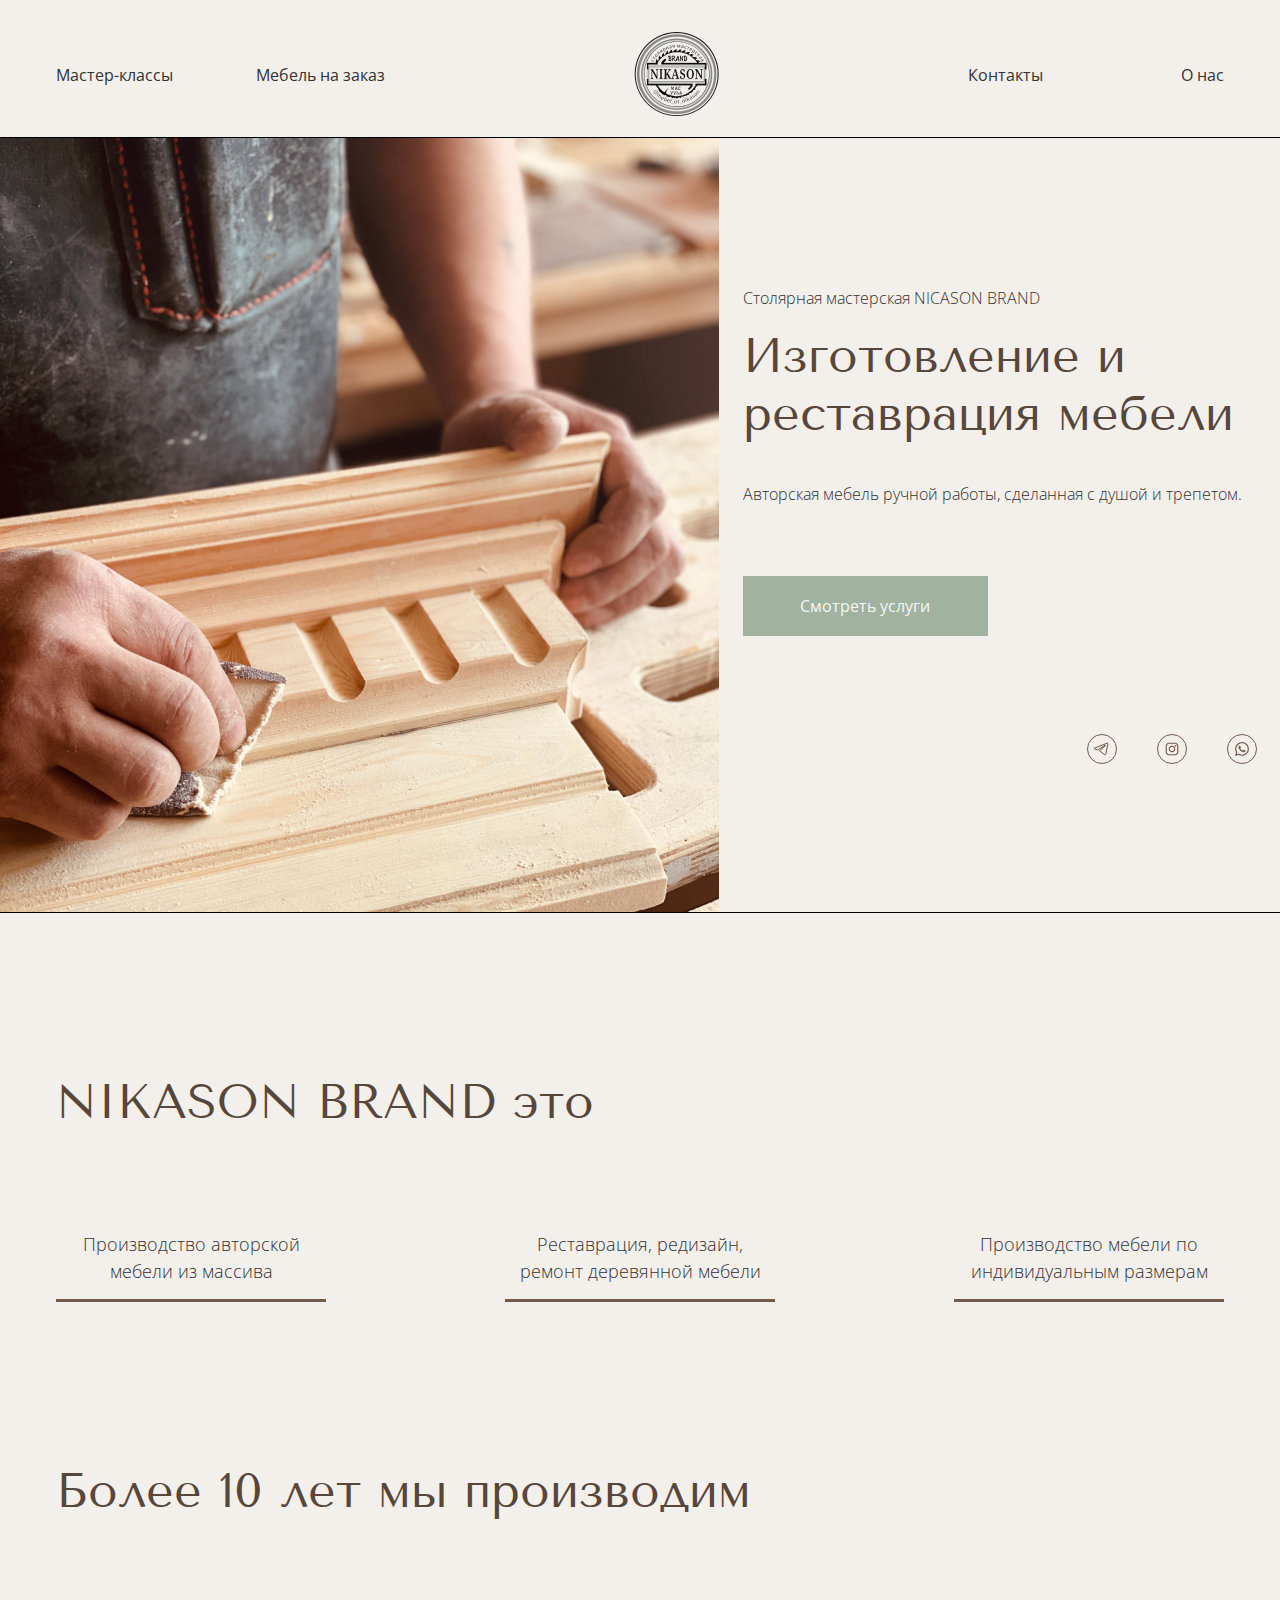
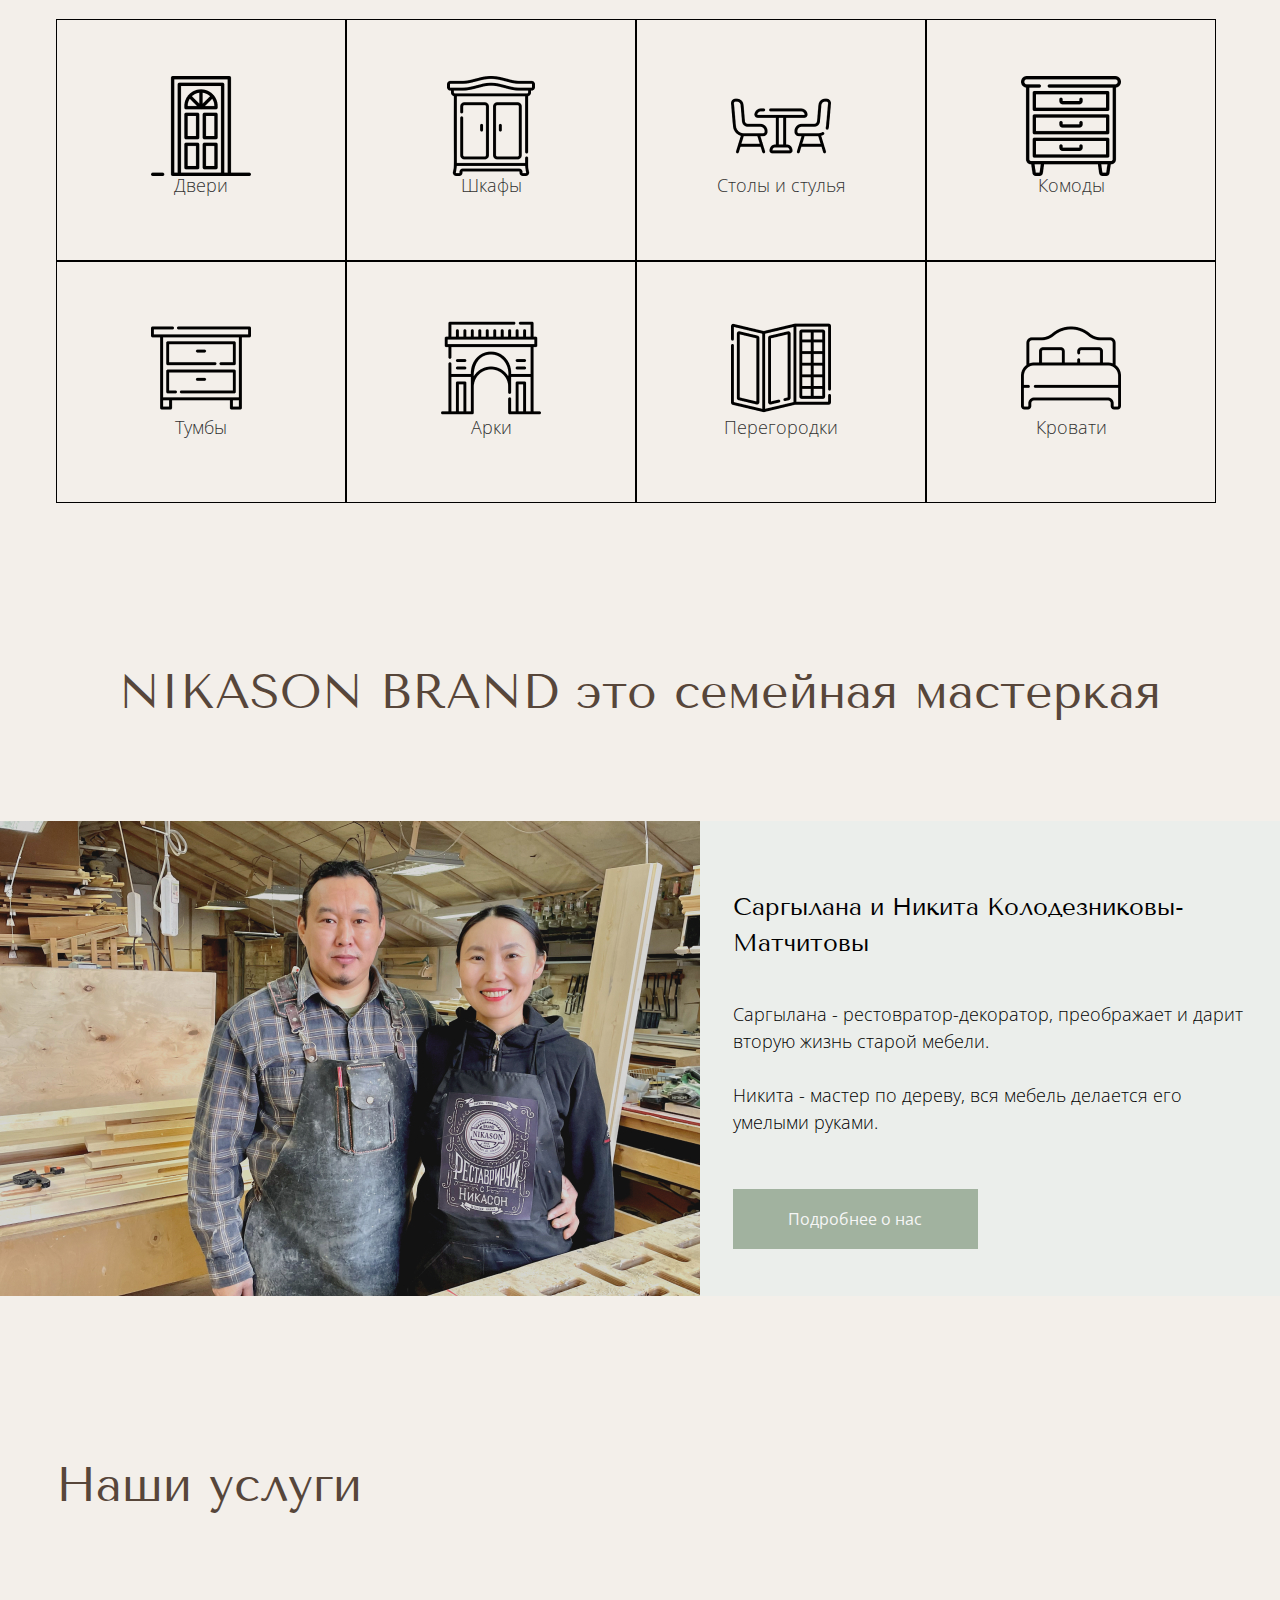
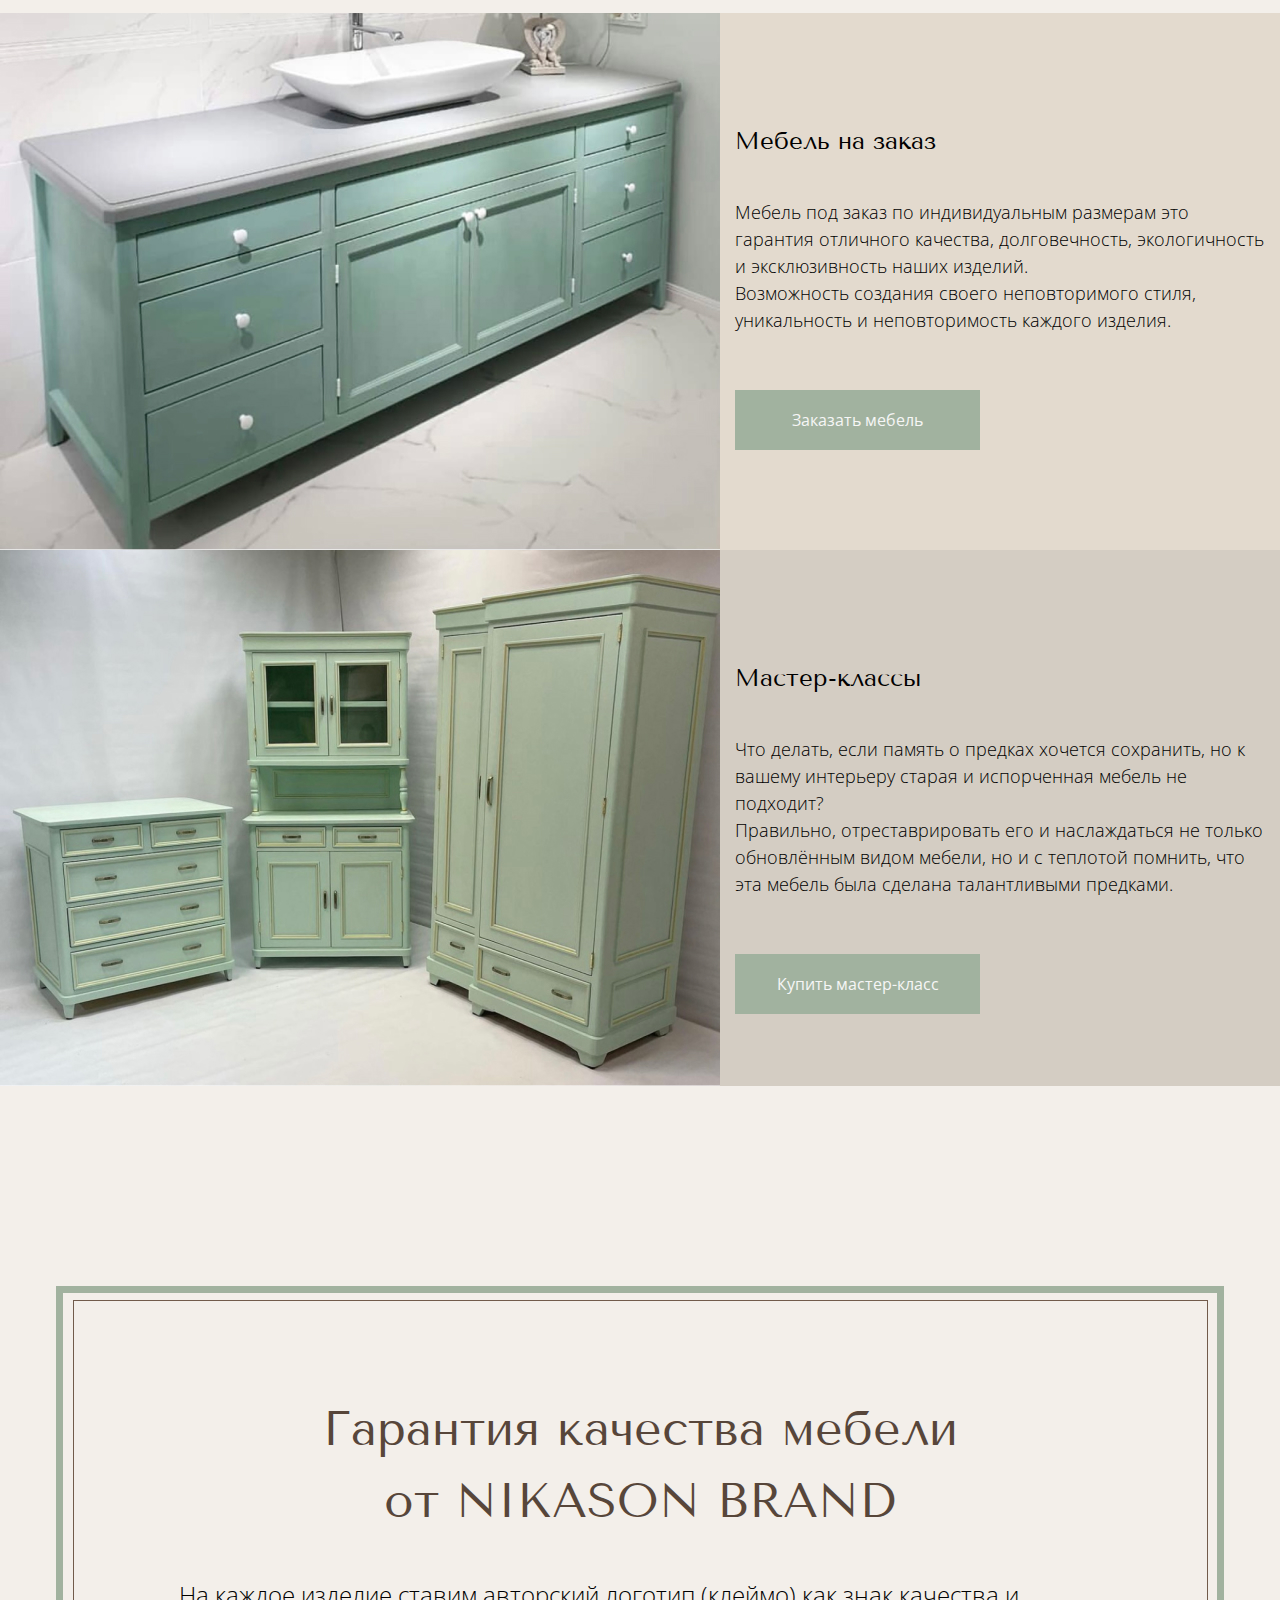
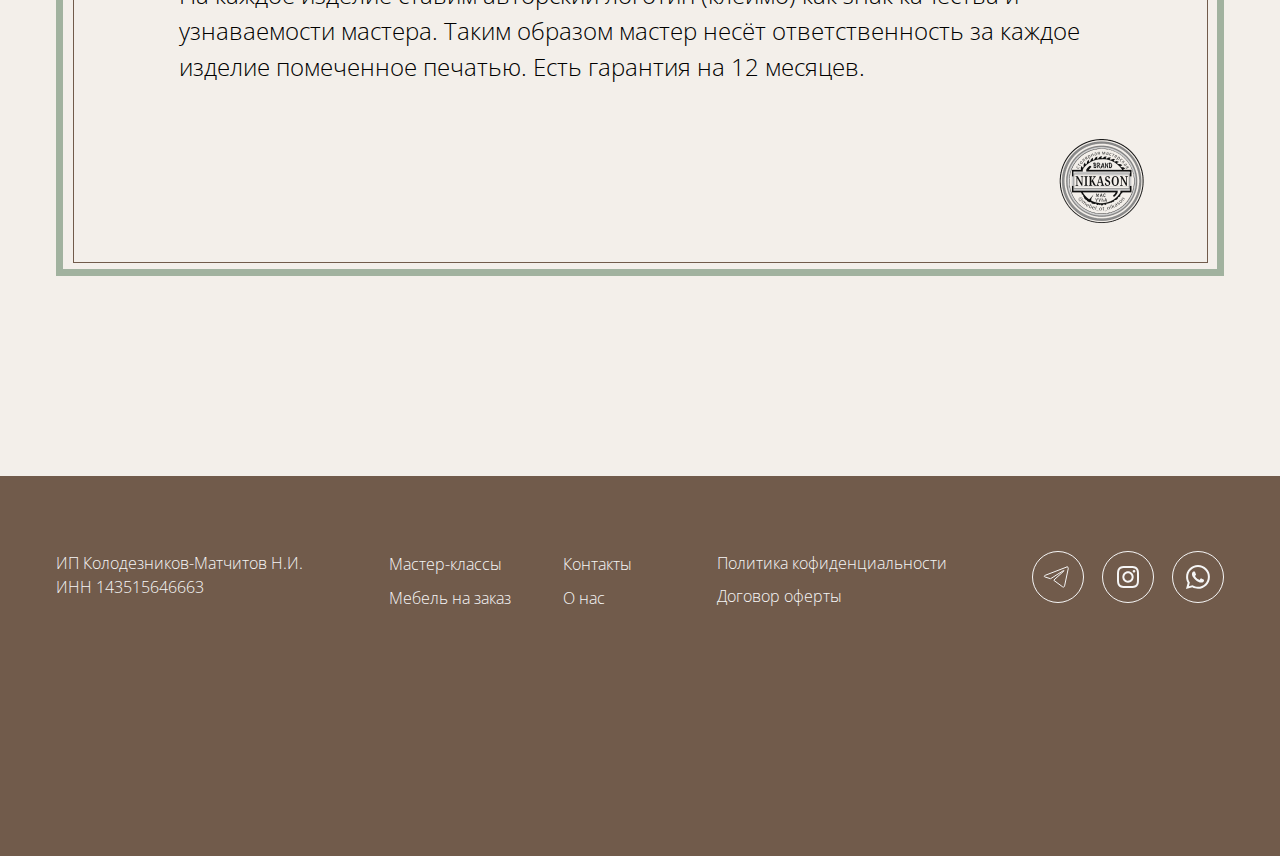
<file: index.html>
<!DOCTYPE html>
<html lang="ru">
<head>
    <meta charset="UTF-8">
    <meta http-equiv="X-UA-Compatible" content="IE=edge">
    <meta name="viewport" content="width=device-width, initial-scale=1.0">
    <title>Nikason brand - Изготовление и реставрация мебели</title>
    <link rel="stylesheet" href="./css/reset.css">
    <link rel="stylesheet" href="./css/style.css">
    <link rel="stylesheet" href="./css/media.css">
    <link rel="preconnect" href="https://fonts.googleapis.com">
    <link rel="preconnect" href="https://fonts.gstatic.com" crossorigin>
    <link href="https://fonts.googleapis.com/css2?family=Open+Sans:wght@300;400&family=Tenor+Sans&display=swap" rel="stylesheet">
</head>
<body>
    <header class="header">
        <div class="container">
            <nav class="nav">
                <ul class="menu_left">
                    <li class="item_menu">
                        <a href="./master-clases.html" class="menu_link">Мастер-классы</a>
                    </li>
                    <li class="item_menu">
                        <a href="./production.html" class="menu_link">Мебель на заказ</a>
                    </li>
                </ul>
                <a href="#" class="logo_link">
                    <img src="./images/logo.png" alt="logo" class="logo">
                </a>
                <ul class="menu_right">
                    <li class="item_menu">
                        <a href="#footer" class="menu_link">Контакты</a>
                    </li>
                    <li class="item_menu">
                        <a href="/about-us.html" class="menu_link">О нас</a>
                    </li>
                </ul>
                <button class="menu_burger">
                    <span class="menu_burger_icon"></span>
                </button> 
            </nav>
            <nav class="nav_mobile">
                <a href="#" class="logo_link">
                    <img src="./images/logo.png" alt="logo" class="logo">
                </a>
                <ul class="menu_mobile">
                    <li class="item_menu">
                        <a href="./master-clases.html" class="menu_link">Мастер-классы</a>
                    </li>
                    <li class="item_menu">
                        <a href="./production.html" class="menu_link">Мебель на заказ</a>
                    </li>
                    <li class="item_menu">
                        <a href="#footer" class="menu_link">Контакты</a>
                    </li>
                    <li class="item_menu">
                        <a href="/about-us.html" class="menu_link">О нас</a>
                    </li>
                </ul>
            </nav>
        </div>
        <div class="header_content">
            <img src="./images/img-header.jpg" alt="Production and restoration of furniture" class="header_img">
            <div class="container">
                <div class="header_description">
                    <p class="header_subtitle_before">Столярная мастерская<span> Nicason brand</span></p>
                    <h1 class="header_title">Изготовление и реставрация мебели</h1>
                    <p class="header_subtitle_after">Авторская мебель ручной работы, сделанная с душой и трепетом.</p>
                    <a href="#" class="link_more">Смотреть услуги</a>
                </div>
                <div class="social_icons">
                    <a href="#" class="link_telegram">
                        <img src="./icons/icon-telegram.svg" alt="icon-telegram" class="img_telegram">
                    </a>
                    <a href="#" class="link_instagram">
                        <img src="./icons/icon-instagram.svg" alt="icon-instagram" class="img_instagram">
                    </a>
                    <a href="#" class="link_whatsapp">
                        <img src="./icons/icon-whatsapp.svg" alt="icon-whatsapp" class="img_whatsapp">
                    </a>
                </div>
            </div>
        </div>
    </header> 
    <main class="main">
        <section class="about_company">
            <div class="container">
                <h2 class="section_title"><span>NIKASON BRAND</span> это</h2>
                <div class="about_company_cards">
                    <div class="about_company_card">
                        <p>Производство авторской мебели из массива</p>
                    </div>
                    <div class="about_company_card">
                        <p>Реставрация, редизайн, ремонт деревянной мебели</p>
                    </div>
                    <div class="about_company_card">
                        <p>Производство мебели по индивидуальным размерам</p>
                    </div>
                </div>
            </div>
        </section>
        <section class="product">
            <div class="container">
                <h2 class="section_title">Более 10 лет мы производим</h2>
                <div class="products">
                    <div class="card_product">
                        <img src="./images/product-1.png" alt="img-doors">
                        <p class="product_name">Двери</p>
                    </div>
                    <div class="card_product">
                        <img src="./images/product-2.png" alt="img-doors">
                        <p class="product_name">Шкафы</p>
                    </div>
                    <div class="card_product">
                        <img src="./images/product-3.png" alt="img-doors">
                        <p class="product_name">Столы и стулья</p>
                    </div>
                    <div class="card_product">
                        <img src="./images/product-4.png" alt="img-doors">
                        <p class="product_name">Комоды</p>
                    </div>
                    <div class="card_product">
                        <img src="./images/product-5.png" alt="img-doors">
                        <p class="product_name">Тумбы</p>
                    </div>
                    <div class="card_product">
                        <img src="./images/product-6.png" alt="img-doors">
                        <p class="product_name">Арки</p>
                    </div>
                    <div class="card_product">
                        <img src="./images/product-7.png" alt="img-doors">
                        <p class="product_name">Перегородки</p>
                    </div>
                    <div class="card_product">
                        <img src="./images/product-8.png" alt="img-doors">
                        <p class="product_name">Кровати</p>
                    </div>
                </div>
            </div>
        </section>
        <section class="about_us">
            <div class="container">
                <h2 class="section_title title_center"><span>Nikason brand</span> это семейная мастеркая</h2>
            </div>
            <div class="about_us_container">
                <img src="./images/img-about-us.jpg" alt="img about us" class="img_about_us">
                <div class="container">
                    <div class="description_about_us">
                        <h2 class="title_about_us">Саргылана и Никита Колодезниковы-Матчитовы</h2>
                        <p class="text_about_us">Саргылана - рестовратор-декоратор, преображает и дарит вторую жизнь старой мебели. <br> <br> Никита - мастер по дереву, вся мебель делается его умелыми руками.</p>
                        <a href="#" class="link_more">Подробнее о нас</a>
                    </div>
                </div>
            </div>
        </section>
        <section class="our_services">
            <div class="container">
                <h2 class="section_title">Наши услуги</h2>
            </div>
            <div class="our_services_content">
                <div class="custom_made_furniture_container">
                    <img src="./images/img-services-product-1.jpg" alt="img services product 1">
                    <div class="container">
                        <div class="our_services_description">
                            <h2 class="title_our_services_description">Мебель на заказ</h2>
                            <p class="text_our_services_description">Мебель под заказ по индивидуальным размерам это гарантия отличного качества, долговечность, экологичность и эксклюзивность наших изделий. <br>
                            Возможность создания своего неповторимого стиля, уникальность и неповторимость каждого изделия.</p>
                            <a href="#" class="link_more">Заказать мебель</a>
                        </div>
                    </div>
                </div>
                <div class="master_clases_container">
                    <img src="./images/img-services-product-2.jpg" alt="img services product 2">
                    <div class="container">
                        <div class="our_services_description">
                            <h2 class="title_our_services_description">Мастер-классы</h2>
                            <p class="text_our_services_description">Что делать, если память о предках хочется сохранить, но к вашему интерьеру старая и испорченная мебель  не подходит? <br> Правильно, отреставрировать его и наслаждаться не только обновлённым видом мебели, но и с теплотой помнить, что эта мебель была сделана талантливыми предками.</p>
                            <a href="#" class="link_more">Купить мастер-класс</a>
                        </div>
                    </div>
                </div>
            </div>
        </section>
        <section class="guarantee">
            <div class="container">
                <h2 class="title_guarantee title_guarantee_mobile">Гарантия качества мебели от <span>Nikason brand</span></h2>
                <div class="margin_border">
                    <div class="padding_border">
                        <div class="guarantee_container">
                            <h2 class="title_guarantee">Гарантия качества мебели от <span>Nikason brand</span></h2>
                            <p class="guarantee_text">На каждое изделие ставим авторский логотип (клеймо) как знак качества и узнаваемости мастера. Таким образом мастер несёт ответственность за каждое изделие помеченное печатью. Есть гарантия на 12 месяцев.</p>
                            <div class="container_for_logo">
                                <img src="./images/logo.png" alt="logo" class="logo">
                            </div>
                        </div>
                    </div>
                </div>
            </div>
        </section>
    </main>
    <footer class="footer" id="footer">
        <div class="container">
            <div class="footer_content">
                <div class="info">
                    <p>ИП Колодезников-Матчитов Н.И. ИНН 143515646663</p>
                </div>
                <div class="footer_menu">
                    <ul class="list_footer_menu">
                        <li class="item_footer_menu">
                            <a href="./master-clases.html" class="link_footer_menu">Мастер-классы</a>
                        </li>
                        <li class="item_footer_menu">
                            <a href="./production.html" class="link_footer_menu">Мебель на заказ</a>
                        </li>
                    </ul>
                    <ul class="list_footer_menu">
                        <li class="item_footer_menu">
                            <a href="#" class="link_footer_menu">Контакты</a>
                        </li>
                        <li class="item_footer_menu">
                            <a href="./about-us.html" class="link_footer_menu">О нас</a>
                        </li>
                    </ul>
                </div>
                <div class="additional_info">
                    <a href="#" class="link_additional_info">Политика кофиденциальности</a>
                    <a href="#" class="link_additional_info">Договор оферты</a>
                </div>
                <div class="footer_socoal_icons">
                    <a href="#" class="footer_link_telegram">
                        <img src="./icons/icon-telegtam-footer.svg" alt="icon-telegram" class="footer_img_telegram">
                    </a>
                    <a href="#" class="footer_link_instagram">
                        <img src="./icons/icon-instagram-footer.svg" alt="icon-instagram" class="footer_img_instagram">
                    </a>
                    <a href="#" class="footer_link_whatsapp">
                        <img src="./icons/icon-whatsapp-footer.svg" alt="icon-whatsapp" class="footer_img_whatsapp">
                    </a>
                </div>
            </div>
        </div>
    </footer>
    <script src="./js/script.js"></script>
</body>
</html>
</file>
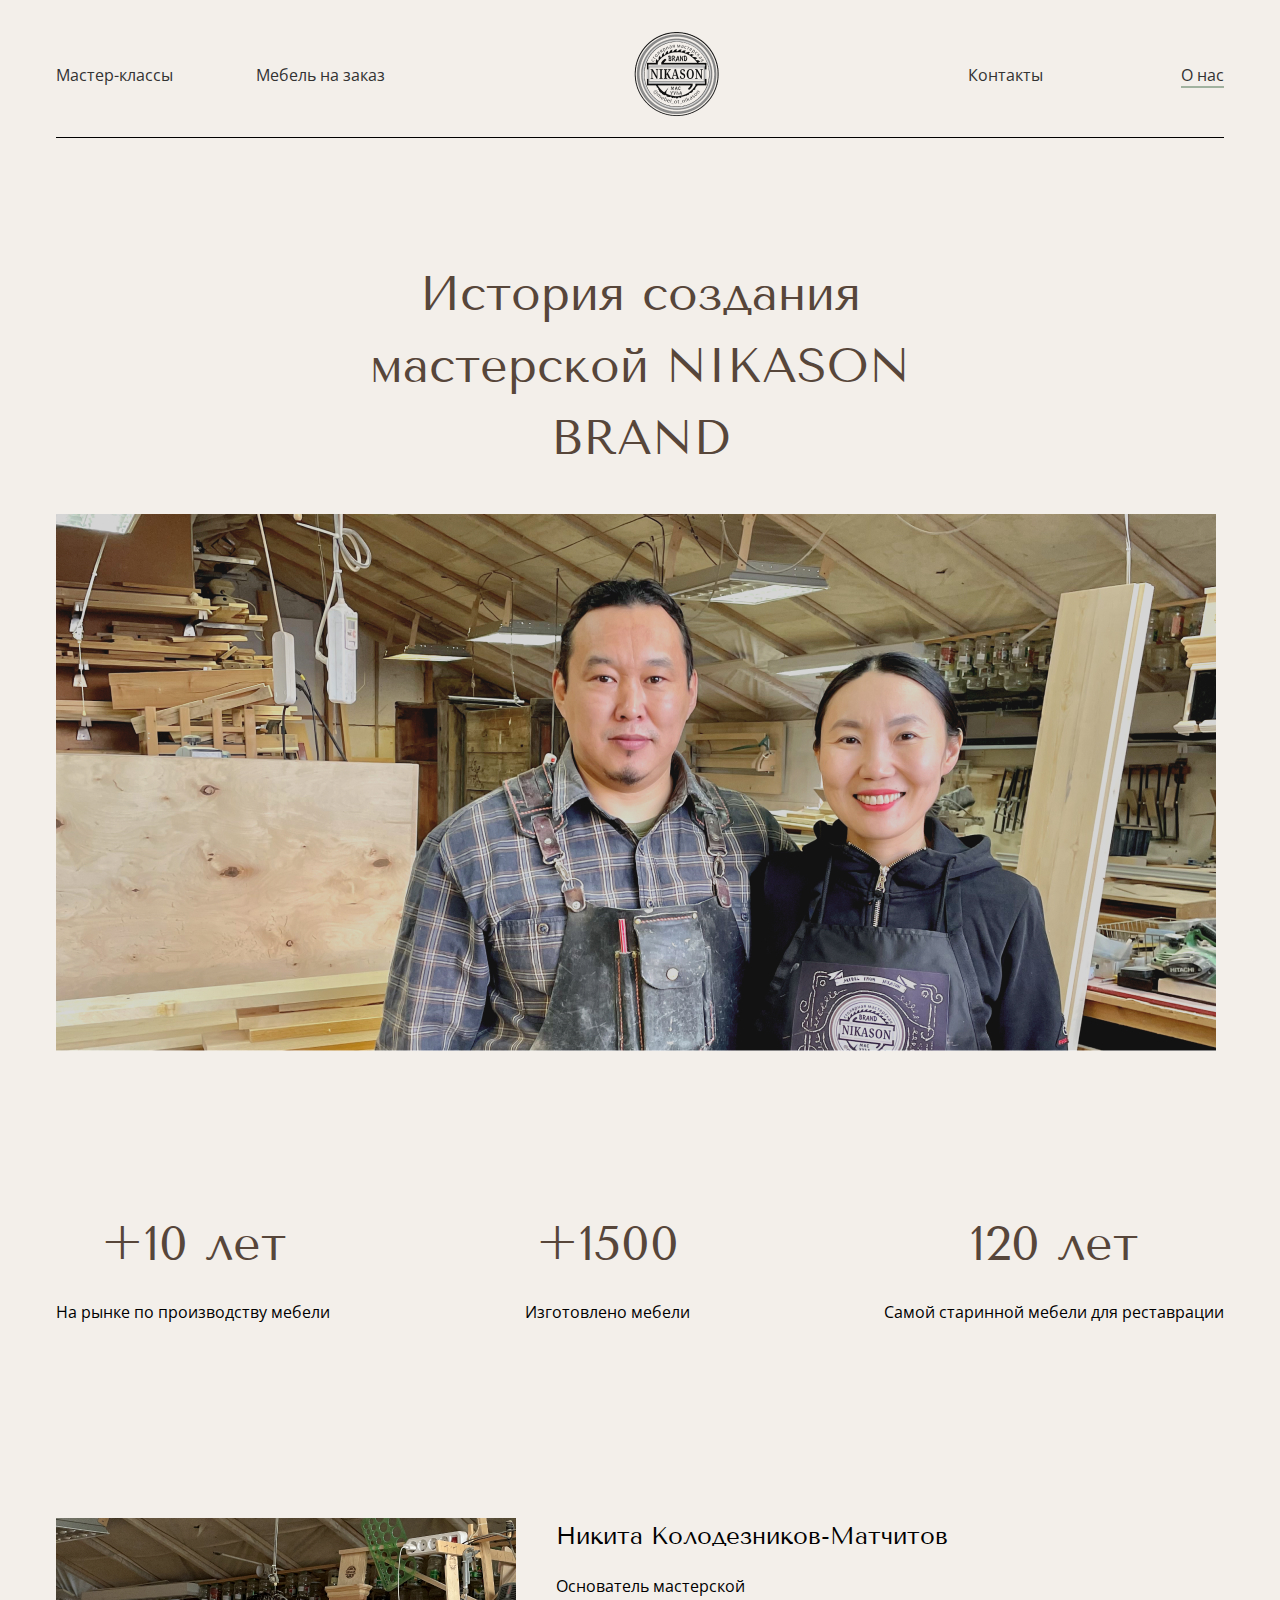
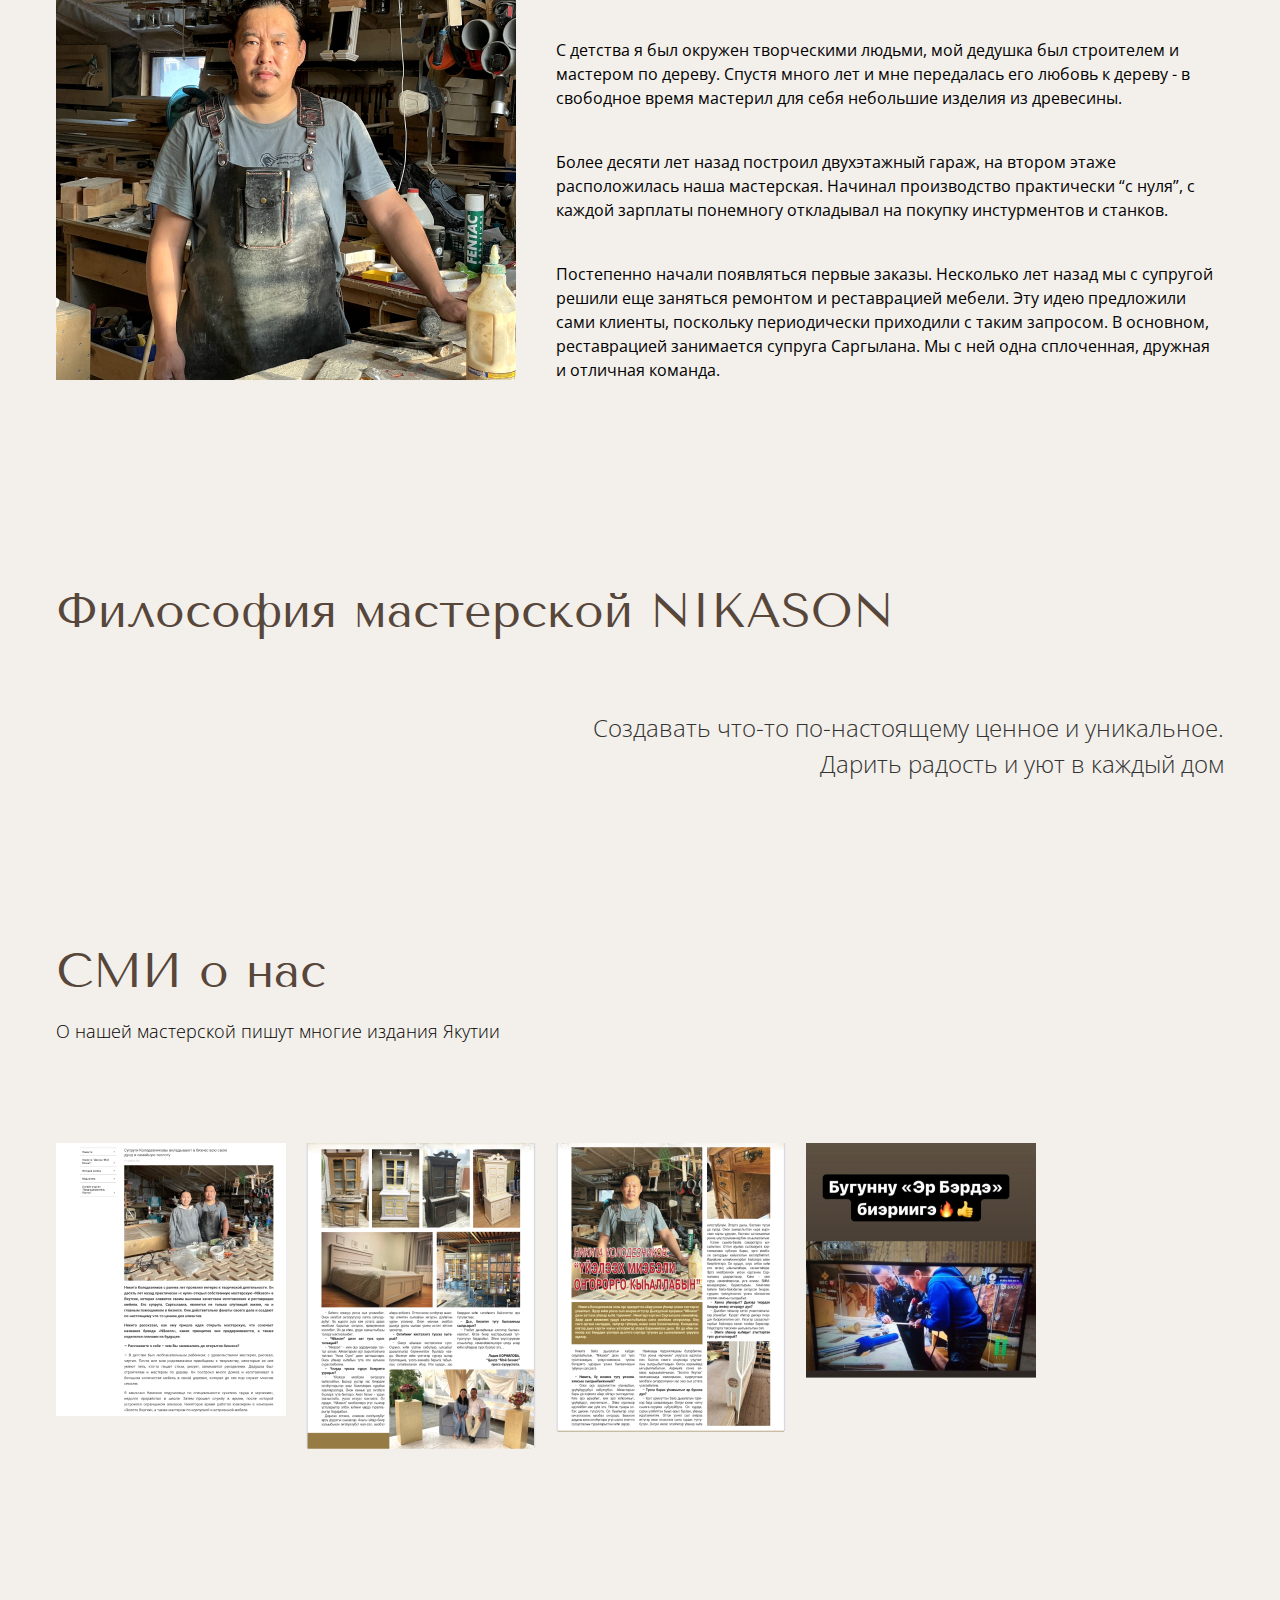
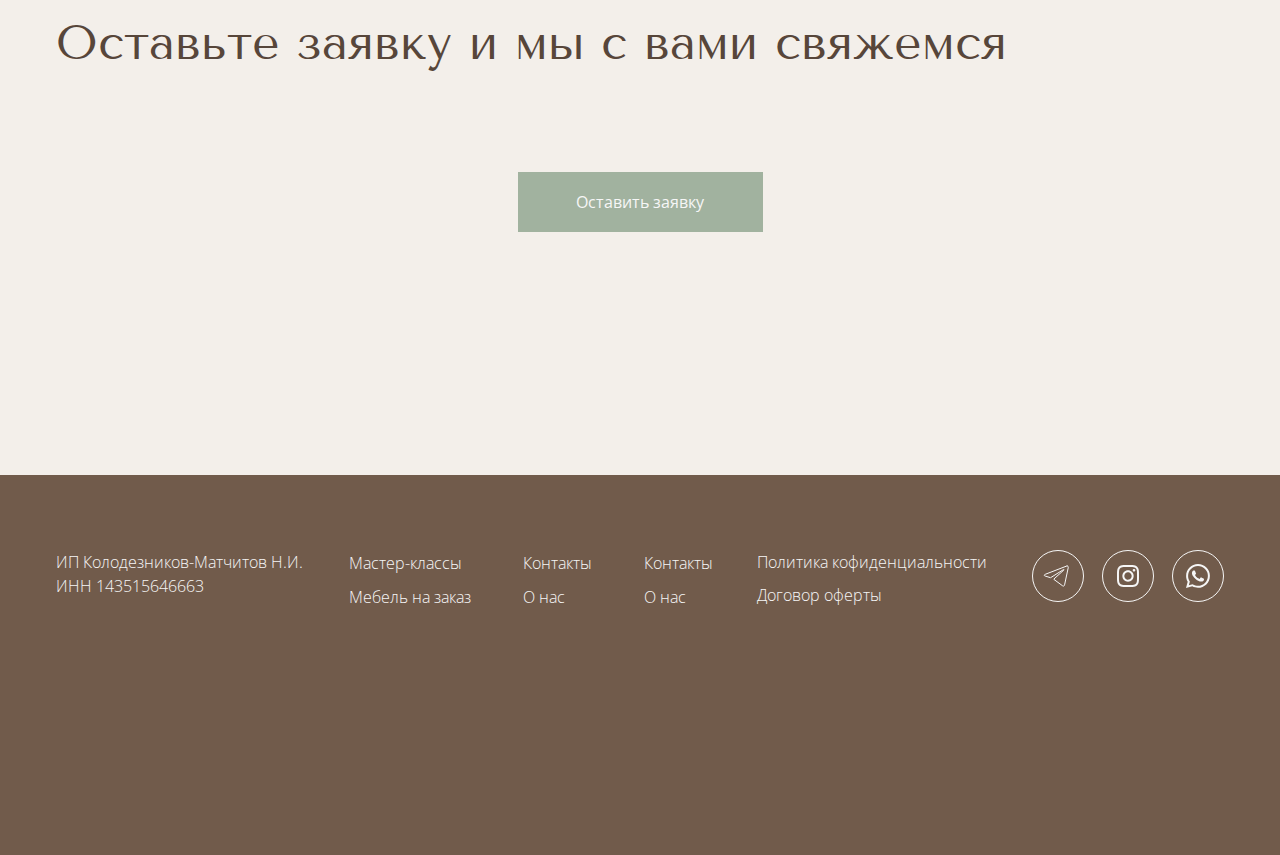
<file: about-us.html>
<!DOCTYPE html>
<html lang="en">
<head>
    <meta charset="UTF-8">
    <meta name="viewport" content="width=device-width, initial-scale=1.0">
    <title>Nikason brand - о нас </title>
    <link rel="stylesheet" href="./css/reset.css">
    <link rel="stylesheet" href="./css/about-us.css">
    <link rel="stylesheet" href="./css/about-us-media.css">
    <link rel="preconnect" href="https://fonts.googleapis.com">
    <link rel="preconnect" href="https://fonts.gstatic.com" crossorigin>
    <link href="https://fonts.googleapis.com/css2?family=Open+Sans:wght@300;400&family=Tenor+Sans&display=swap" rel="stylesheet">
</head>
<body>
    <header class="header">
        <div class="container">
            <nav class="nav">
                <ul class="menu_left">
                    <li class="item_menu">
                        <a href="./master-clases.html" class="menu_link">Мастер-классы</a>
                    </li>
                    <li class="item_menu">
                        <a href="./production.html" class="menu_link">Мебель на заказ</a>
                    </li>
                </ul>
                <a href="./index.html" class="logo_link">
                    <img src="./images/logo.png" alt="logo" class="logo">
                </a>
                <ul class="menu_right">
                    <li class="item_menu">
                        <a href="#footer" class="menu_link">Контакты</a>
                    </li>
                    <li class="item_menu">
                        <a href="#" class="menu_link item_menu_active">О нас</a>
                    </li>
                </ul>
                <button class="menu_burger">
                    <span class="menu_burger_icon"></span>
                </button> 
            </nav>
            <nav class="nav_mobile">
                <a href="/index.html" class="logo_link">
                    <img src="./images/logo.png" alt="logo" class="logo">
                </a>
                <ul class="menu_mobile">
                    <li class="item_menu">
                        <a href="./master-clases.html" class="menu_link">Мастер-классы</a>
                    </li>
                    <li class="item_menu">
                        <a href="./production.html" class="menu_link">Мебель на заказ</a>
                    </li>
                    <li class="item_menu">
                        <a href="#footer" class="menu_link">Контакты</a>
                    </li>
                    <li class="item_menu">
                        <a href="#" class="menu_link item_menu_active">О нас</a>
                    </li>
                </ul>
            </nav>
            <div class="header_content">
                <h1 class="header_title">История создания мастерской <span>Nikason brand</span></h1>
                <img src="./images/img-about-us-header.jpg" alt="О нас" class="img_about_us_header">
            </div>
        </div>
        <div class="bg_about_us_header"></div>
    </header>
    <main class="main">
        <section class="advantages">
            <div class="container">
                <div class="advantages_list">
                    <div class="advantage">
                        <span>+10 лет</span>
                        <p>На рынке по производству мебели</p>
                    </div>
                    <div class="advantage">
                        <span>+1500 </span>
                        <p>Изготовлено мебели</p>
                    </div>
                    <div class="advantage">
                        <span>120 лет</span>
                        <p>Самой старинной мебели для реставрации </p>
                    </div>
                </div>
            </div>
        </section>
        <section class="info_about_founder">
            <div class="bg_img_info_about_founder"></div>
            <div class="container">
                <div class="content_info_about_founder">
                    <div class="container_for_img_info_about_founder">
                        <img src="./images/img-info-about-founder.jpg" alt="Фото основателя компании">
                    </div>
                    <div class="description_about_founder">
                        <h2>Никита Колодезников-Матчитов</h2>
                        <h3>Основатель мастерской</h3>
                        <p>С детства я был окружен творческими людьми, мой дедушка был строителем и мастером по дереву. Спустя много лет и мне передалась его любовь к дереву - в свободное время мастерил для себя небольшие  изделия из древесины.</p>
                        <p>Более десяти лет назад построил двухэтажный гараж, на втором этаже расположилась наша мастерская. Начинал производство практически “с нуля”, с каждой зарплаты понемногу откладывал на покупку инстурментов и станков.</p>
                        <p>Постепенно начали появляться первые заказы. Несколько лет назад мы с супругой решили еще заняться ремонтом и реставрацией мебели. Эту идею предложили сами клиенты, поскольку периодически приходили с таким запросом. В основном, реставрацией занимается супруга Саргылана. Мы с ней одна сплоченная, дружная и отличная команда.  </p>
                    </div>
                </div>
            </div>
        </section>
        <section class="our_philosophy">
            <div class="container">
                <h2 class="section_title our_philosophy_title">Философия мастерской <span>Nikason</span></h2>
                <p class="philosophy_text">
                    Создавать что-то по-настоящему ценное и уникальное. Дарить радость и уют в каждый дом
                </p>
            </div>
        </section>
        <section class="news_about_us ">
            <div class="container">
                <h2 class="section_title news_about_us_title"><span>сми</span> о нас </h2>
                <p class="news_about_us_subtitle">О нашей мастерской пишут многие издания Якутии</p>
                <div class="nevs">
                    <img src="./images/img-news-about-us-1.jpg" alt="Новости о нас" class="img_news">
                    <img src="./images/img-news-about-us-2.jpg" alt="Новости о нас" class="img_news">
                    <img src="./images/img-news-about-us-3.jpg" alt="Новости о нас" class="img_news">
                    <img src="./images/img-news-about-us-4.jpg" alt="Новости о нас" class="img_news">
                </div>
            </div>
        </section>
        <section class="contacts">
            <div class="container">
                <h2 class="section_title contacts_title">Оставьте заявку и мы с вами свяжемся</h2>
                <div class="content_contacts">
                    <a href="#" class="link_more">Оставить заявку</a>
                </div>
            </div>
        </section>
    </main>
    <footer class="footer" id="footer">
        <div class="container">
            <div class="footer_content">
                <div class="info">
                    <p>ИП Колодезников-Матчитов Н.И. ИНН 143515646663</p>
                </div>
                <div class="footer_menu">
                    <ul class="list_footer_menu">
                        <li class="item_footer_menu">
                            <a href="./master-clases.html" class="link_footer_menu">Мастер-классы</a>
                        </li>
                        <li class="item_footer_menu">
                            <a href="./production.html" class="link_footer_menu">Мебель на заказ</a>
                        </li>
                    </ul>
                    <ul class="list_footer_menu">
                        <li class="item_footer_menu">
                            <a href="#" class="link_footer_menu">Контакты</a>
                        </li>
                        <li class="item_footer_menu">
                            <a href="./about-us.html" class="link_footer_menu">О нас</a>
                        </li>
                    </ul>
                    <ul class="list_footer_menu">
                        <li class="item_footer_menu">
                            <a href="#" class="link_footer_menu">Контакты</a>
                        </li>
                        <li class="item_footer_menu">
                            <a href="#" class="link_footer_menu">О нас</a>
                        </li>
                    </ul>
                </div>
                <div class="additional_info">
                    <a href="#" class="link_additional_info">Политика кофиденциальности</a>
                    <a href="#" class="link_additional_info">Договор оферты</a>
                </div>
                <div class="footer_socoal_icons">
                    <a href="#" class="footer_link_telegram">
                        <img src="./icons/icon-telegtam-footer.svg" alt="icon-telegram" class="footer_img_telegram">
                    </a>
                    <a href="#" class="footer_link_instagram">
                        <img src="./icons/icon-instagram-footer.svg" alt="icon-instagram" class="footer_img_instagram">
                    </a>
                    <a href="#" class="footer_link_whatsapp">
                        <img src="./icons/icon-whatsapp-footer.svg" alt="icon-whatsapp" class="footer_img_whatsapp">
                    </a>
                </div>
            </div>
        </div>
    </footer>
    <script src="./js/script.js"></script>
</body>
</html>
</file>
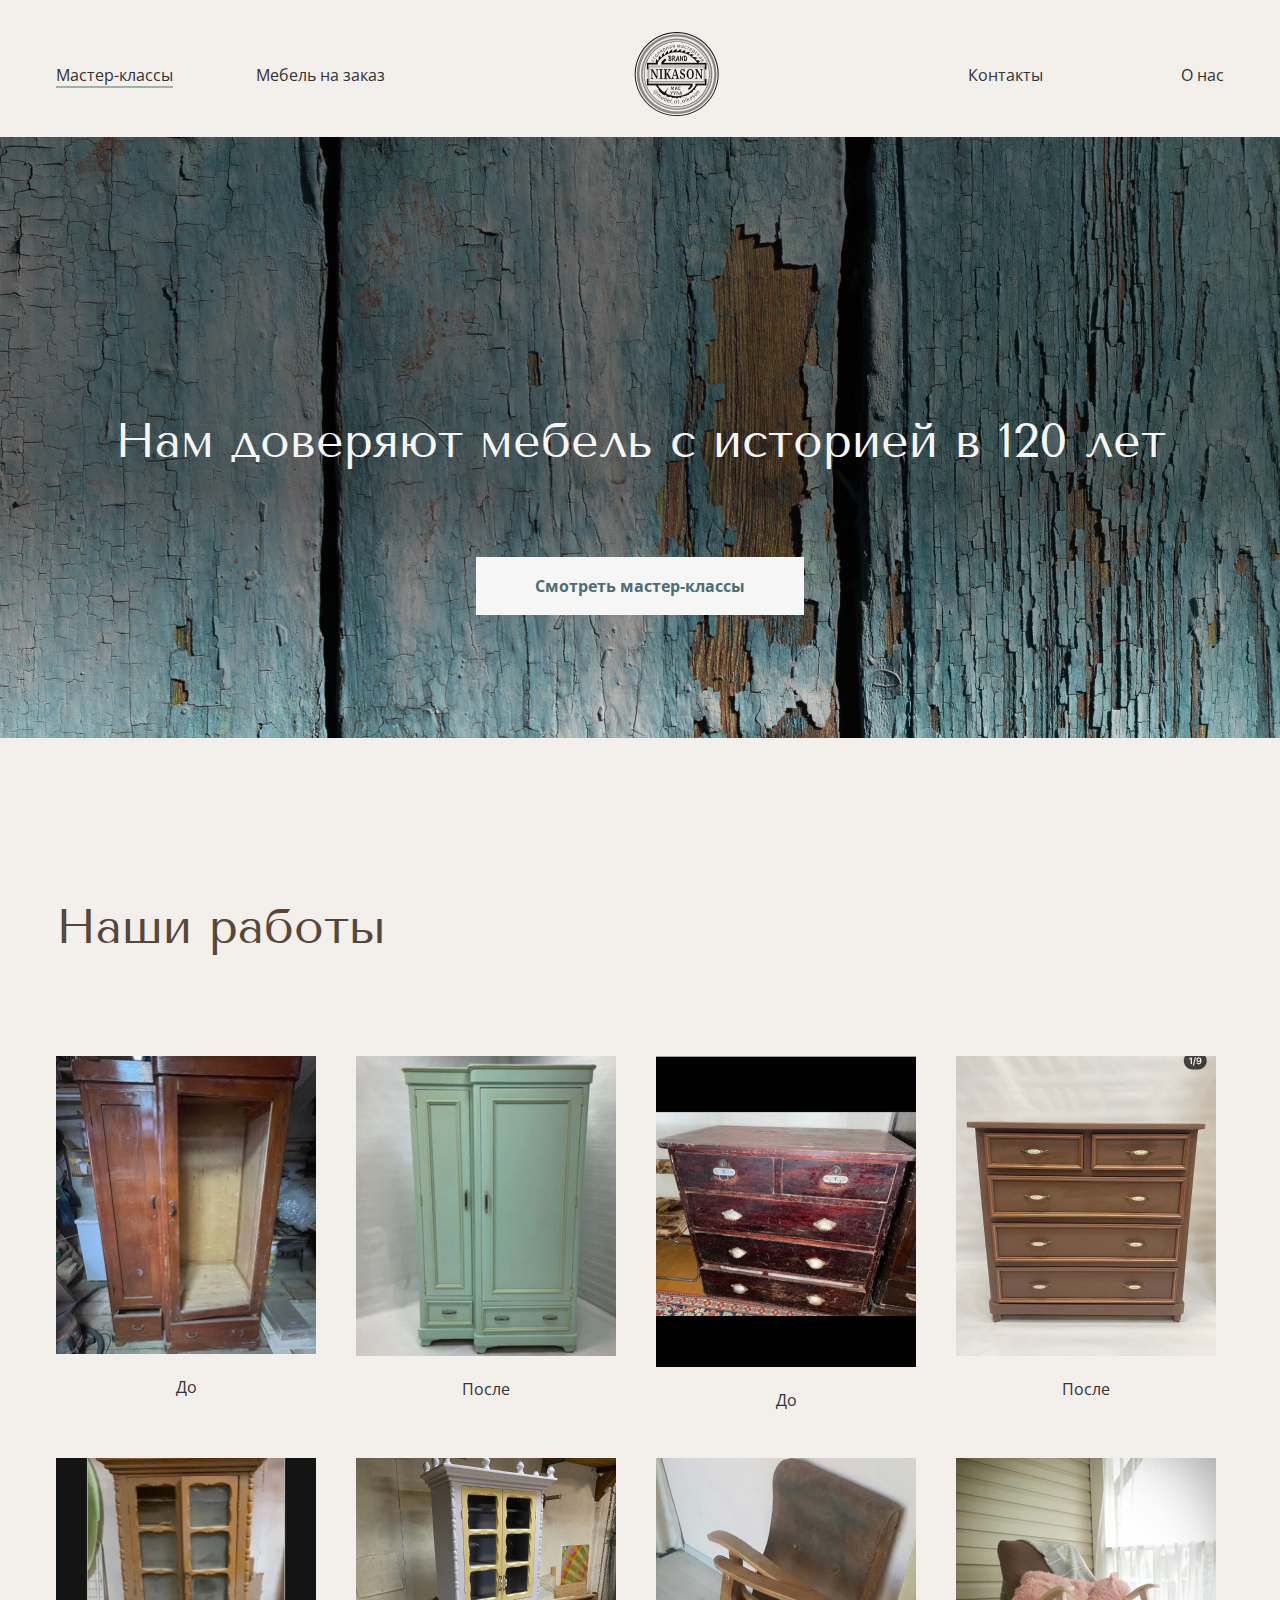
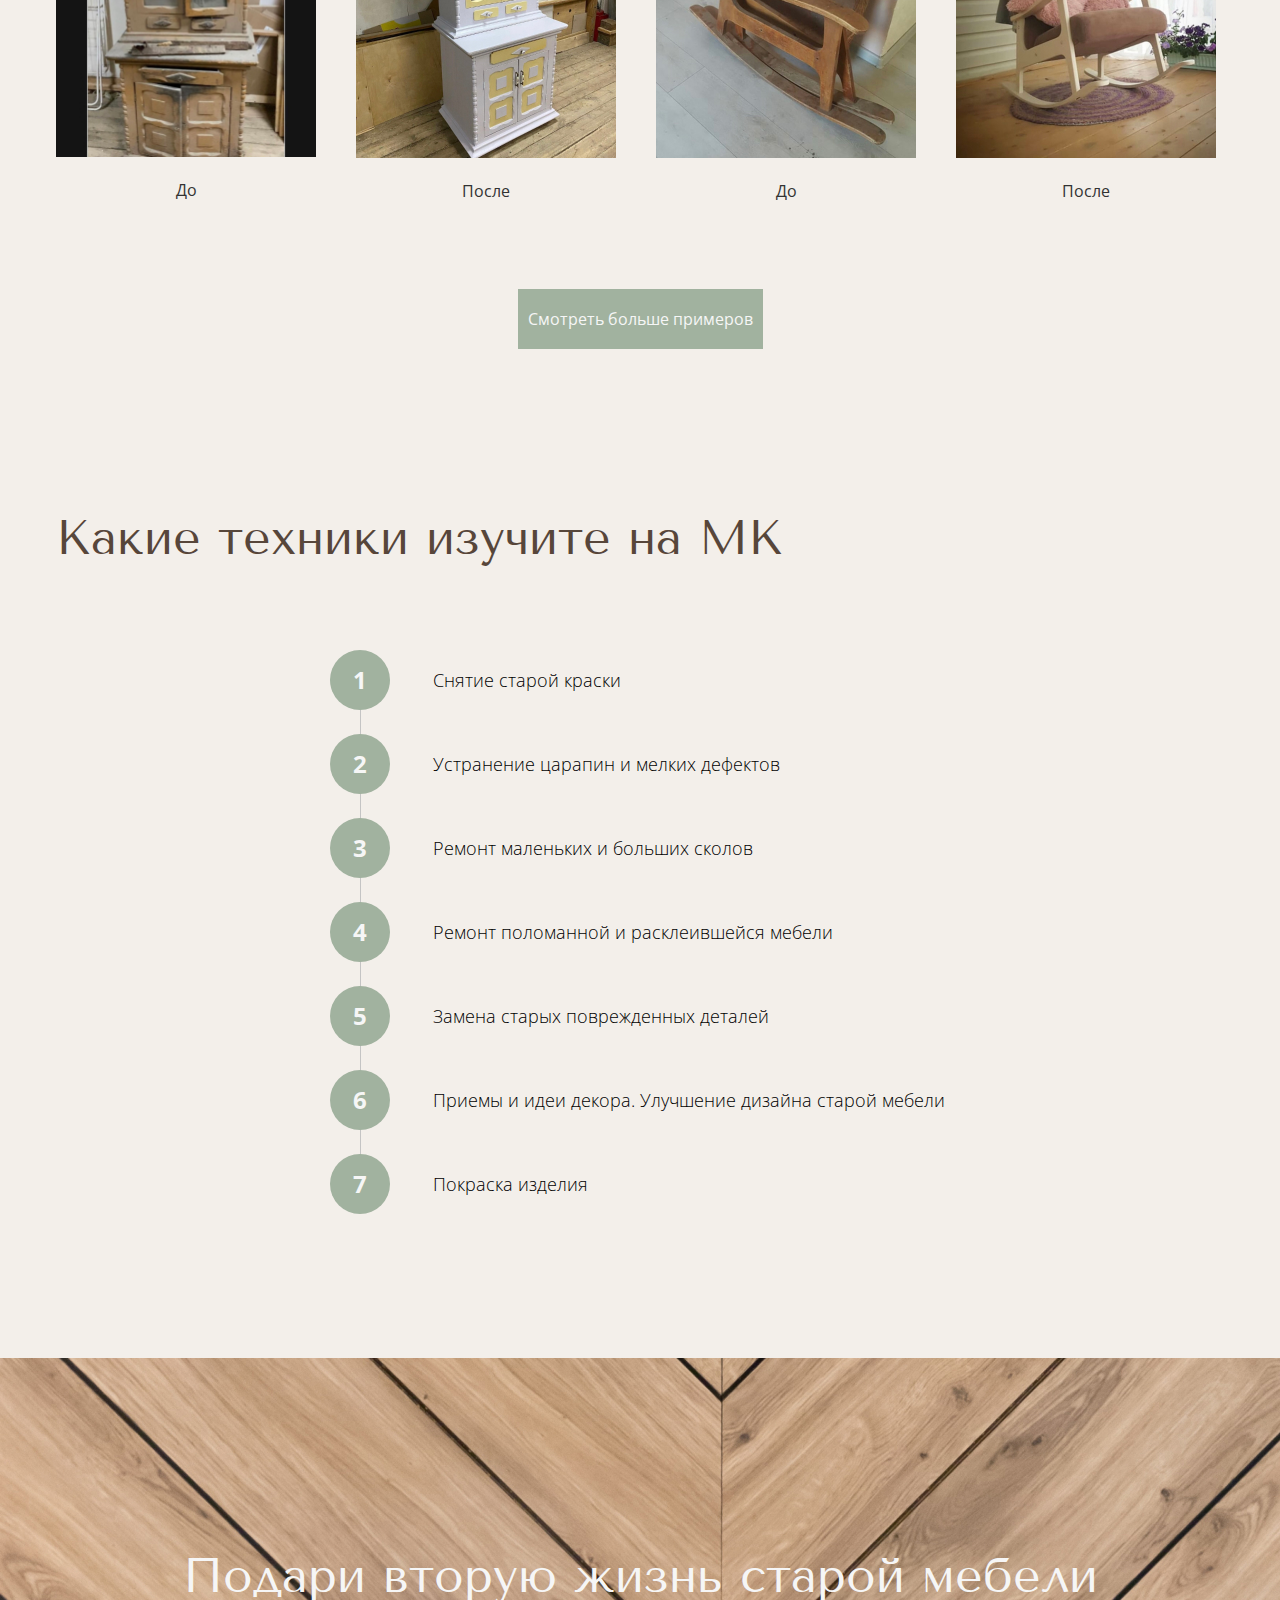
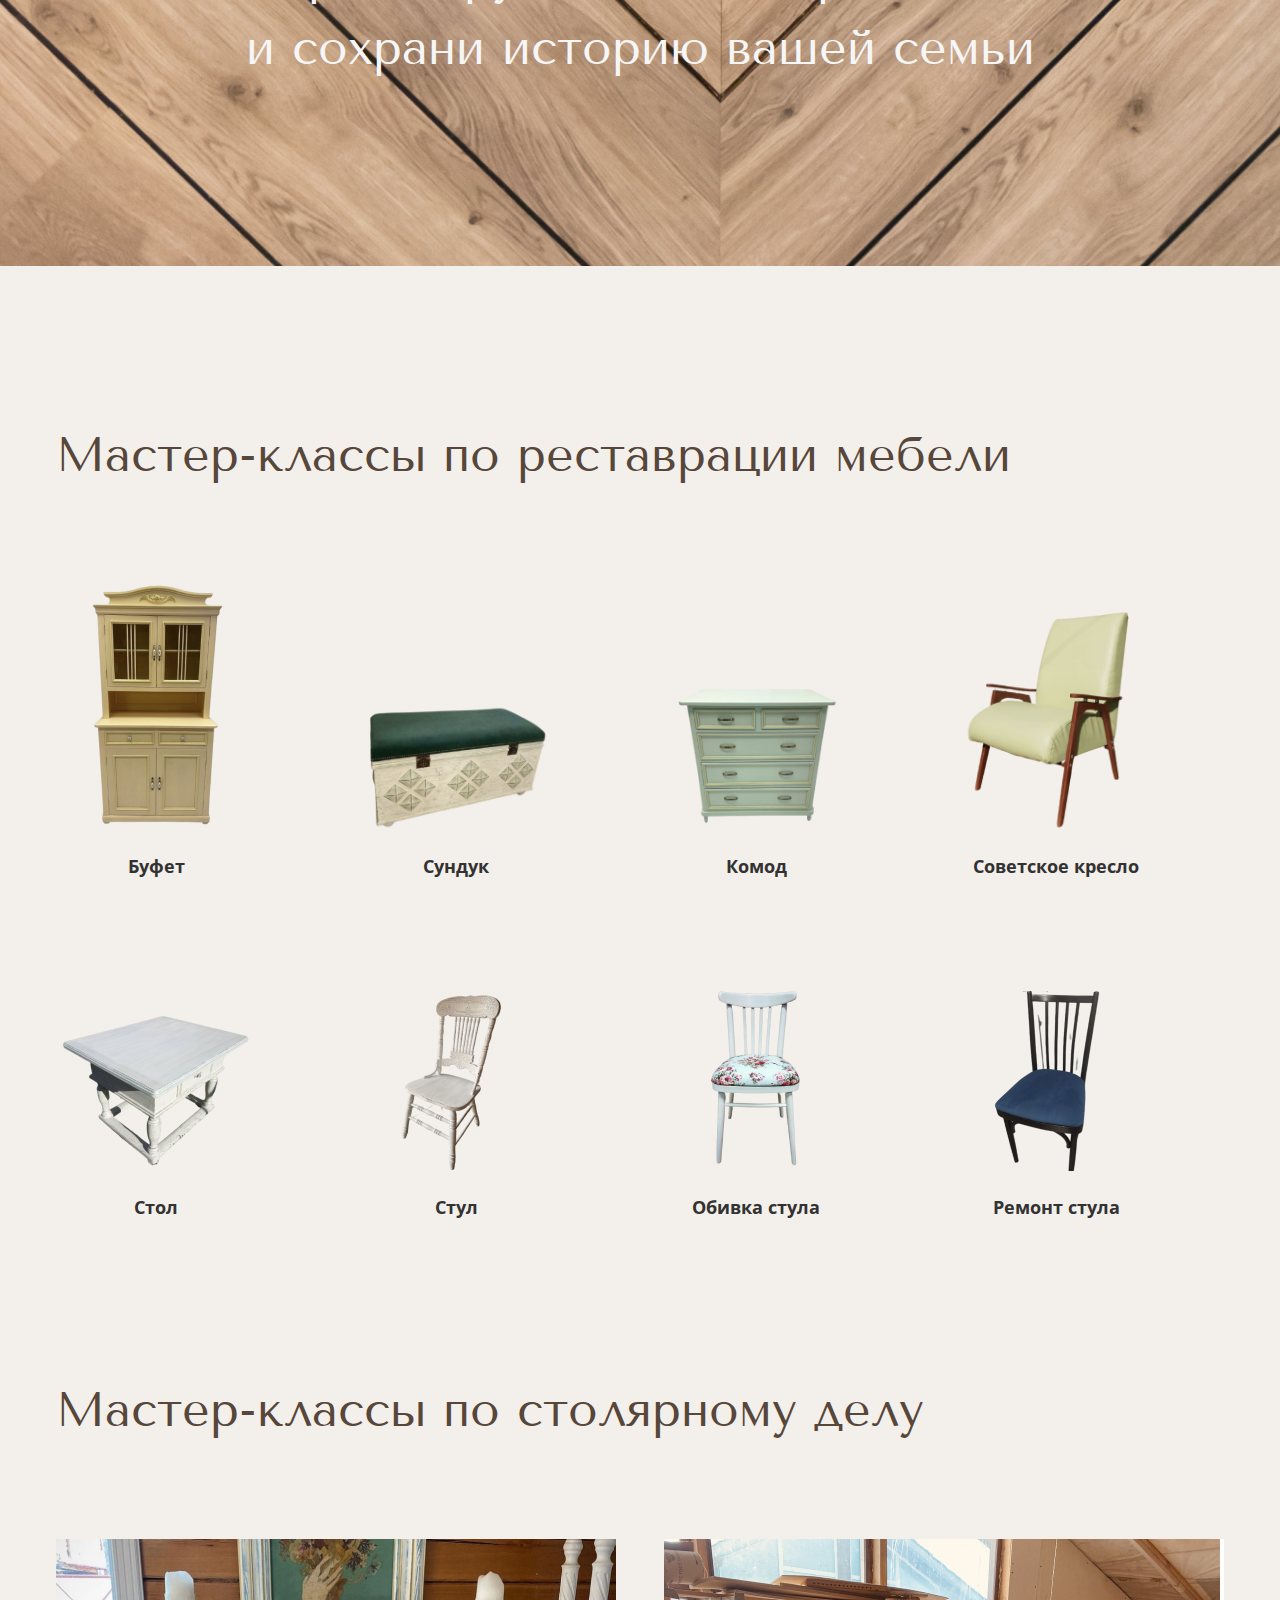
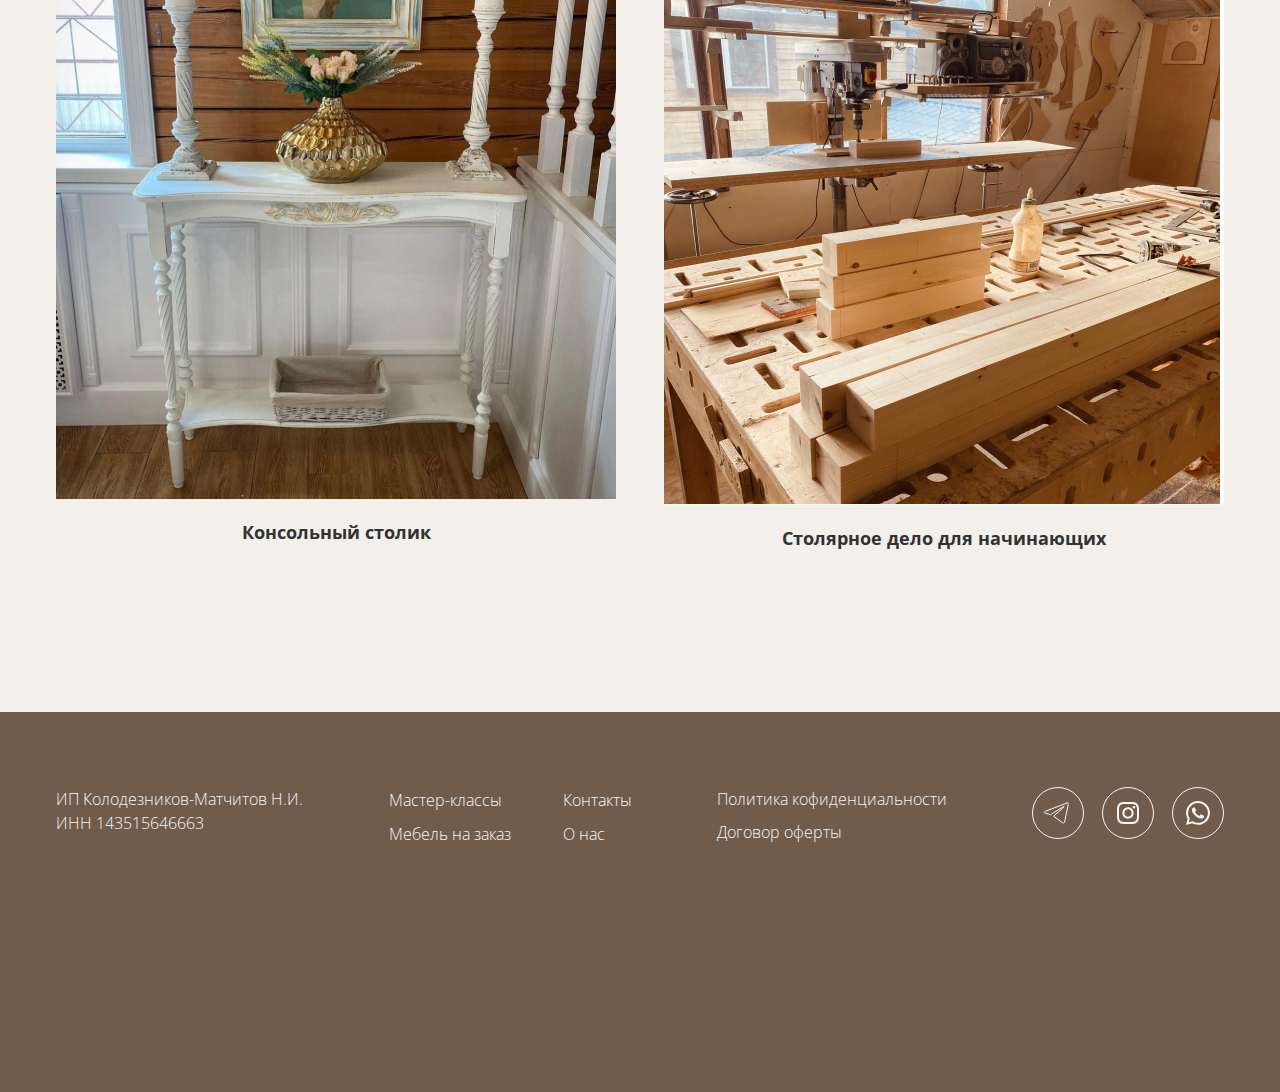
<file: master-clases.html>
<!DOCTYPE html>
<html lang="ru">
<head>
    <meta charset="UTF-8">
    <meta name="viewport" content="width=device-width, initial-scale=1.0">
    <title>Nikason  brand - мастер классы</title>
    <link rel="stylesheet" href="./css/reset.css">
    <link rel="stylesheet" href="./css/master-clases.css">
    <link rel="stylesheet" href="./css/master-clases-media.css">
    <link rel="preconnect" href="https://fonts.googleapis.com">
    <link rel="preconnect" href="https://fonts.gstatic.com" crossorigin>
    <link href="https://fonts.googleapis.com/css2?family=Open+Sans:wght@300;400;700&family=Tenor+Sans&display=swap" rel="stylesheet">    
</head>
<body>
    <header class="header">
        <div class="container">
            <nav class="nav">
                <ul class="menu_left">
                    <li class="item_menu">
                        <a href="" class="menu_link item_menu_active">Мастер-классы</a>
                    </li>
                    <li class="item_menu">
                        <a href="./production.html" class="menu_link">Мебель на заказ</a>
                    </li>
                </ul>
                <a href="./index.html" class="logo_link">
                    <img src="./images/logo.png" alt="logo" class="logo">
                </a>
                <ul class="menu_right">
                    <li class="item_menu">
                        <a href="#footer" class="menu_link">Контакты</a>
                    </li>
                    <li class="item_menu">
                        <a href="./about-us.html" class="menu_link">О нас</a>
                    </li>
                </ul>
                <button class="menu_burger">
                    <span class="menu_burger_icon"></span>
                </button> 
            </nav>
            <nav class="nav_mobile">
                <a href="./index.html" class="logo_link">
                    <img src="./images/logo.png" alt="logo" class="logo">
                </a>
                <ul class="menu_mobile">
                    <li class="item_menu">
                        <a href="#" class="menu_link item_menu_active">Мастер-классы</a>
                    </li>
                    <li class="item_menu">
                        <a href="./production.html" class="menu_link">Мебель на заказ</a>
                    </li>
                    <li class="item_menu">
                        <a href="#footer" class="menu_link">Контакты</a>
                    </li>
                    <li class="item_menu">
                        <a href="/about-us.html" class="menu_link">О нас</a>
                    </li>
                </ul>
            </nav>
        </div>
        <div class="header_content">
            <div class="container">
                <h1 class="header_title">Нам доверяют мебель с историей в 120 лет</h1>
                <div class="container_for_link_header">
                    <a href="#restoratiom_master_clases" class="link_header">Смотреть мастер-классы</a>
                </div>
            </div>
        </div>
    </header>
    <main class="main">
        <section class="our_work">
            <div class="container">
                <h2 class="section_title">Наши работы</h2>
                <div class="works">
                    <a href="#" class="work_link">
                        <div class="work_card">
                            <img src="./images/img-work-1.jpg" alt="Мебель">
                            <p>До</p>
                        </div>
                    </a>
                    <a href="#" class="work_link">
                        <div class="work_card">
                            <img src="./images/img-work-2.jpg" alt="Мебель">
                            <p>После</p>
                        </div>
                    </a>
                    <a href="#" class="work_link">
                        <div class="work_card">
                            <img src="./images/img-work-3.jpg" alt="Мебель">
                            <p>До</p>
                        </div>
                    </a>
                    <a href="#" class="work_link">
                        <div class="work_card">
                            <img src="./images/img-work-4.jpg" alt="Мебель">
                            <p>После</p>
                        </div>
                    </a>
                    <a href="#" class="work_link">
                        <div class="work_card">
                            <img src="./images/img-work-5.jpg" alt="Мебель">
                            <p>До</p>
                        </div>
                    </a>
                    <a href="#" class="work_link">
                        <div class="work_card">
                            <img src="./images/img-work-6.jpg" alt="Мебель">
                            <p>После</p>
                        </div>
                    </a>
                    <a href="#" class="work_link">
                        <div class="work_card">
                            <img src="./images/img-work-7.jpg" alt="Мебель">
                            <p>До</p>
                        </div>
                    </a>
                    <a href="#" class="work_link">
                        <div class="work_card">
                            <img src="./images/img-work-8.jpg" alt="Мебель">
                            <p>После</p>
                        </div>
                    </a>
                </div>
                <div class="container_for_link_more">
                    <a href="#" class="link_more">Смотреть больше примеров</a>
                </div>
            </div>
        </section>
        <section class="technology">
            <div class="container">
                <h2 class="section_title">Какие техники изучите на МК</h2>
                <div class="technology_list">
                    <div class="technology_decoration_line"></div>
                    <div class="item_technology_colomm">
                        <div class="item_technology">1</div>
                        <span class="item_technology_text">Снятие старой краски</span>
                    </div>
                    <div class="item_technology_colomm">
                        <div class="item_technology">2</div>
                        <span class="item_technology_text">Устранение царапин и мелких дефектов</span>
                    </div>
                    <div class="item_technology_colomm">
                        <div class="item_technology">3</div>
                        <span class="item_technology_text">Ремонт маленьких и  больших сколов</span>
                    </div>
                    <div class="item_technology_colomm">
                        <div class="item_technology">4</div>
                        <span class="item_technology_text">Ремонт поломанной и расклеившейся мебели</span>
                    </div>
                    <div class="item_technology_colomm">
                        <div class="item_technology">5</div>
                        <span class="item_technology_text">Замена старых поврежденных деталей</span>
                    </div>
                    <div class="item_technology_colomm">
                        <div class="item_technology">6</div>
                        <span class="item_technology_text">Приемы и идеи декора. Улучшение дизайна старой мебели</span>
                    </div>
                    <div class="item_technology_colomm">
                        <div class="item_technology">7</div>
                        <span class="item_technology_text">Покраска изделия</span>
                    </div>
                </div>
            </div>
        </section>
        <section class="restoratiom">
            <div class="content_restoration">
                <h2 class="title_restoration">Подари вторую жизнь старой мебели и сохрани историю вашей семьи
                </h2>
            </div>
        </section>
        <section class="restoratiom_master_clases" id="restoratiom_master_clases">
            <div class="container">
                <h2 class="section_title">Мастер-классы по реставрации мебели</h2>
                <div class="restoratiom_master_clases_grid">
                    <a href="#" class="link_master_on_master_clases">
                        <div class="card_master_on_master_clases">
                            <img src="./images/img-restoratiom-master-clases-1.png" alt="Мебель для рестоврации">
                            <p>Буфет</p>
                        </div>
                    </a>
                    <a href="#" class="link_master_on_master_clases">
                        <div class="card_master_on_master_clases">
                            <img src="./images/img-restoratiom-master-clases-2.png" alt="Мебель для рестоврации">
                            <p>Сундук</p>
                        </div>
                    </a>
                    <a href="#" class="link_master_on_master_clases">
                        <div class="card_master_on_master_clases">
                            <img src="./images/img-restoratiom-master-clases-3.png" alt="Мебель для рестоврации">
                            <p>Комод</p>
                        </div>
                    </a>
                    <a href="#" class="link_master_on_master_clases">
                        <div class="card_master_on_master_clases">
                            <img src="./images/img-restoratiom-master-clases-4.png" alt="Мебель для рестоврации">
                            <p>Советское кресло</p>
                        </div>
                    </a>
                    <a href="#" class="link_master_on_master_clases">
                        <div class="card_master_on_master_clases">
                            <img src="./images/img-restoratiom-master-clases-5.png" alt="Мебель для рестоврации">
                            <p>Стол</p>
                        </div>
                    </a>
                    <a href="#" class="link_master_on_master_clases">
                        <div class="card_master_on_master_clases">
                            <img src="./images/img-restoratiom-master-clases-6.png" alt="Мебель для рестоврации">
                            <p>Стул</p>
                        </div>
                    </a>
                    <a href="#" class="link_master_on_master_clases">
                        <div class="card_master_on_master_clases">
                            <img src="./images/img-restoratiom-master-clases-7.png" alt="Мебель для рестоврации">
                            <p>Обивка стула</p>
                        </div>
                    </a>
                    <a href="#" class="link_master_on_master_clases">
                        <div class="card_master_on_master_clases">
                            <img src="./images/img-restoratiom-master-clases-8.png" alt="Мебель для рестоврации">
                            <p>Ремонт стула</p>
                        </div>
                    </a>
                </div>
            </div>
        </section>
        <section class="carpentry_master_clases">
            <div class="container">
                <h2 class="section_title section_title_mobile">Мастер-классы по столярному делу</h2>
                <div class="carpentry_master_clases_flex">
                    <a href="#" class="link_carpentry_master_clases">
                        <div class="card_carpentry_master_clases">
                            <img src="./images/img-carpentry-master-clases-1.jpg" alt="обучение столярному делу">
                            <p>Консольный столик</p>
                        </div>
                    </a>
                    <a href="#" class="link_carpentry_master_clases">
                        <div class="card_carpentry_master_clases">
                            <img src="./images/img-carpentry-master-clases-2.jpg" alt="обучение столярному делу">
                            <p>Столярное дело для начинающих</p>
                        </div>
                    </a>
                </div>
            </div>
        </section> 
    </main>
    <footer class="footer" id="footer">
        <div class="container">
            <div class="footer_content">
                <div class="info">
                    <p>ИП Колодезников-Матчитов Н.И. ИНН 143515646663</p>
                </div>
                <div class="footer_menu">
                    <ul class="list_footer_menu">
                        <li class="item_footer_menu">
                            <a href="./master-clases.html" class="link_footer_menu">Мастер-классы</a>
                        </li>
                        <li class="item_footer_menu">
                            <a href="./production.html" class="link_footer_menu">Мебель на заказ</a>
                        </li>
                    </ul>
                    <ul class="list_footer_menu">
                        <li class="item_footer_menu">
                            <a href="#" class="link_footer_menu">Контакты</a>
                        </li>
                        <li class="item_footer_menu">
                            <a href="./about-us.html" class="link_footer_menu">О нас</a>
                        </li>
                    </ul>
                </div>
                <div class="additional_info">
                    <a href="#" class="link_additional_info">Политика кофиденциальности</a>
                    <a href="#" class="link_additional_info">Договор оферты</a>
                </div>
                <div class="footer_socoal_icons">
                    <a href="#" class="footer_link_telegram">
                        <img src="./icons/icon-telegtam-footer.svg" alt="icon-telegram" class="footer_img_telegram">
                    </a>
                    <a href="#" class="footer_link_instagram">
                        <img src="./icons/icon-instagram-footer.svg" alt="icon-instagram" class="footer_img_instagram">
                    </a>
                    <a href="#" class="footer_link_whatsapp">
                        <img src="./icons/icon-whatsapp-footer.svg" alt="icon-whatsapp" class="footer_img_whatsapp">
                    </a>
                </div>
            </div>
        </div>
    </footer>
    <script src="./js/script.js"></script>
</body>
</html>
</file>
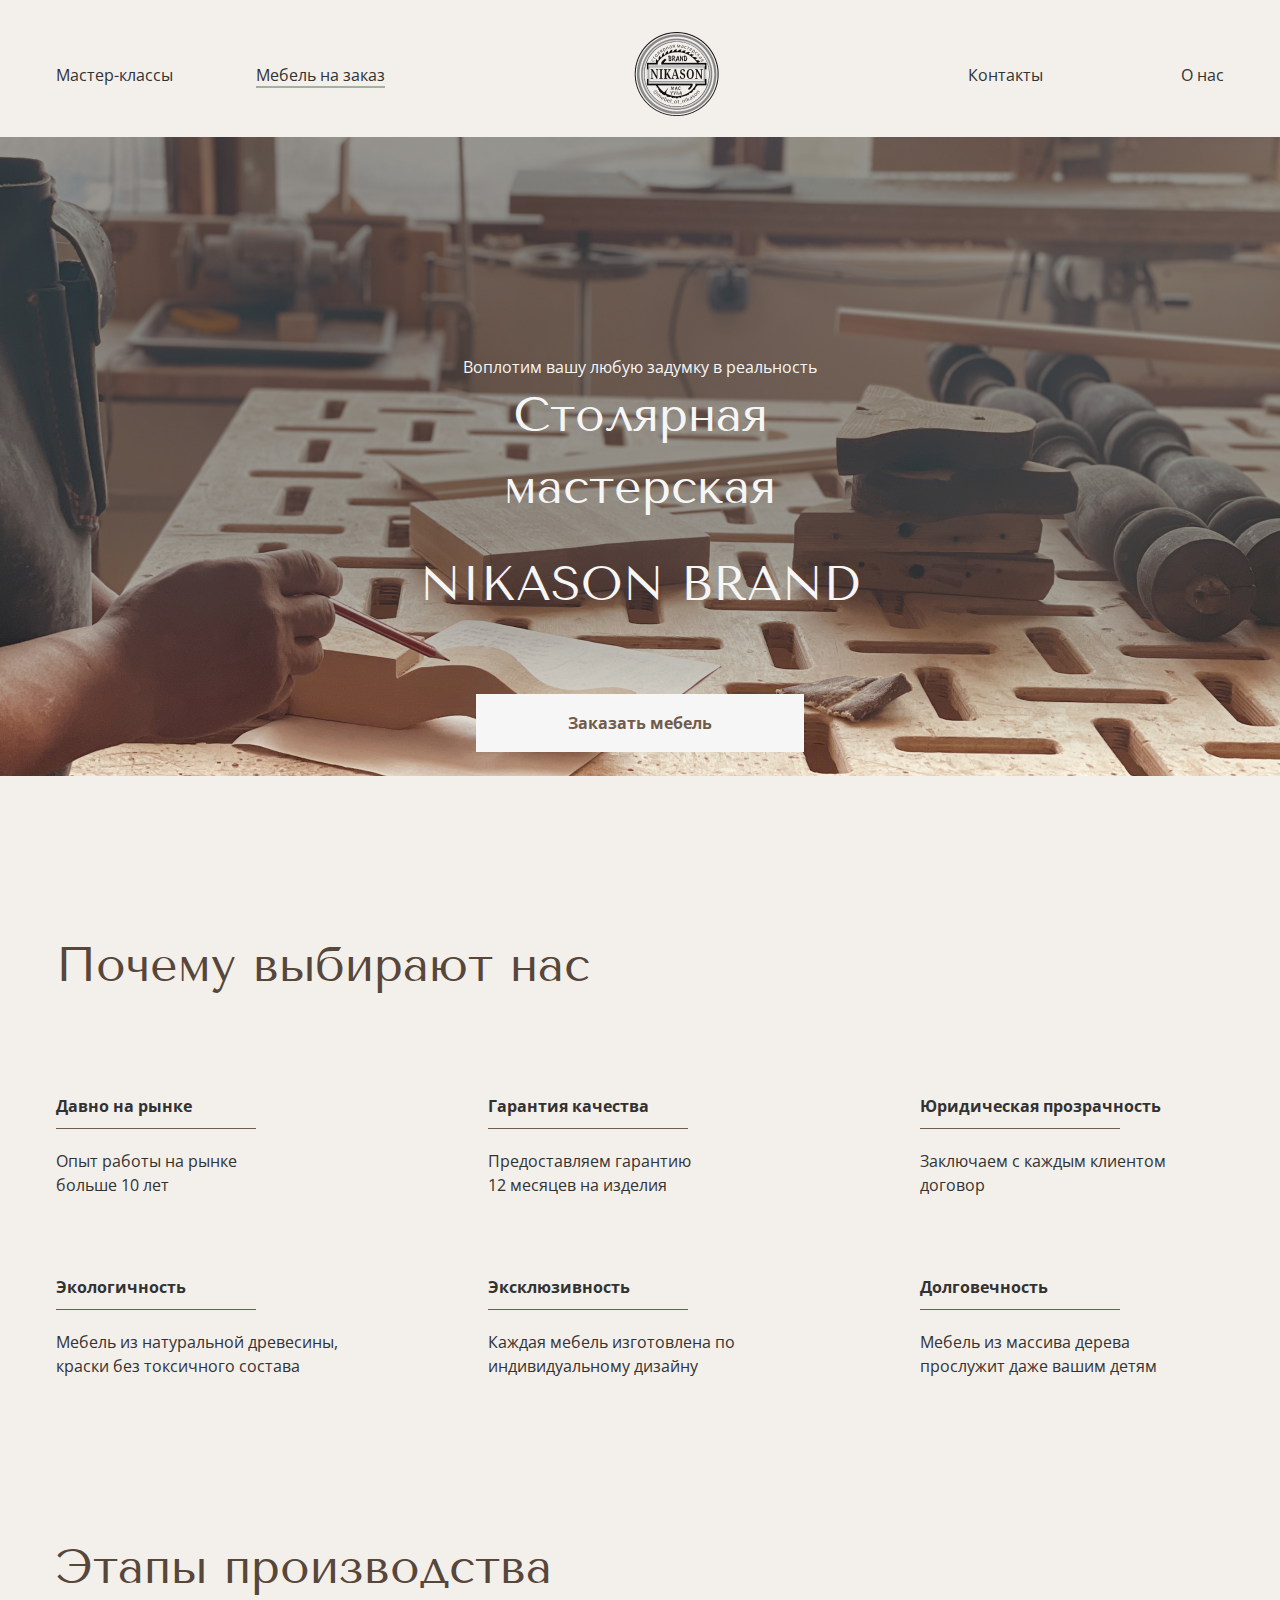
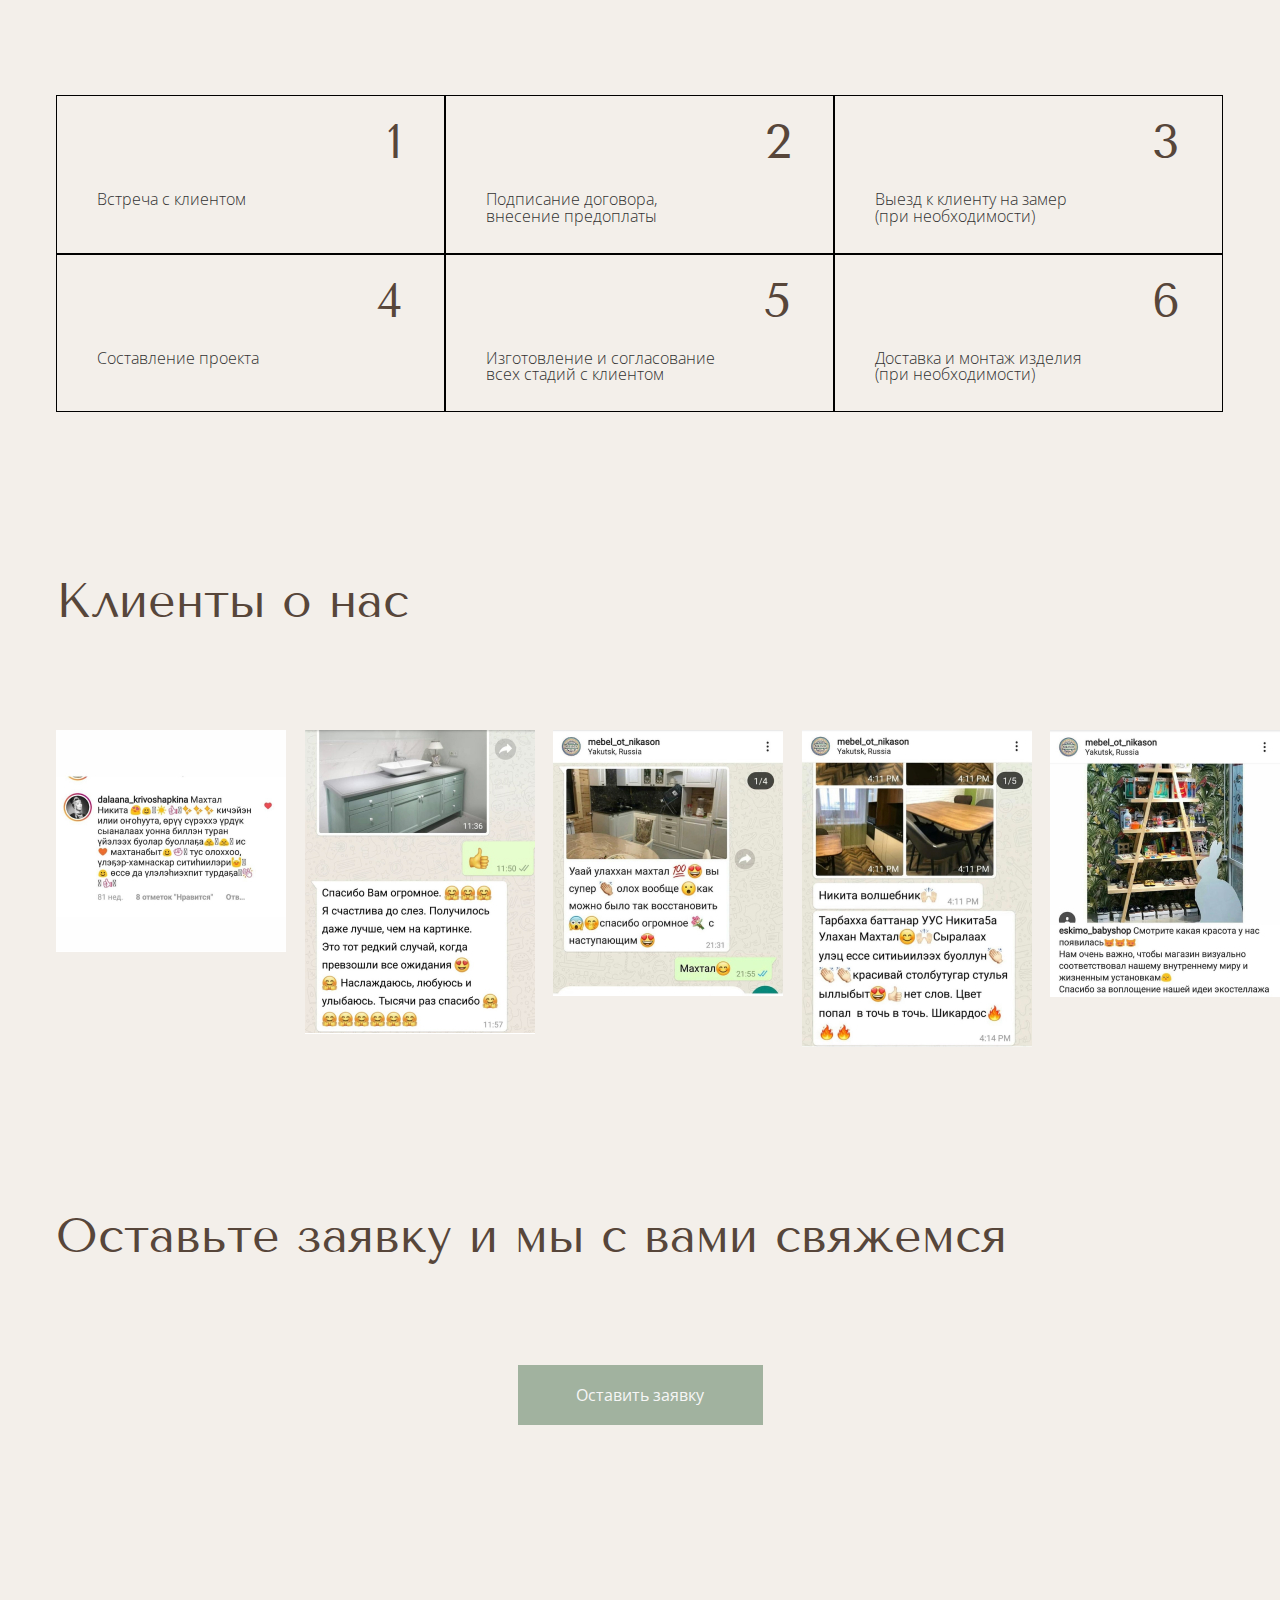
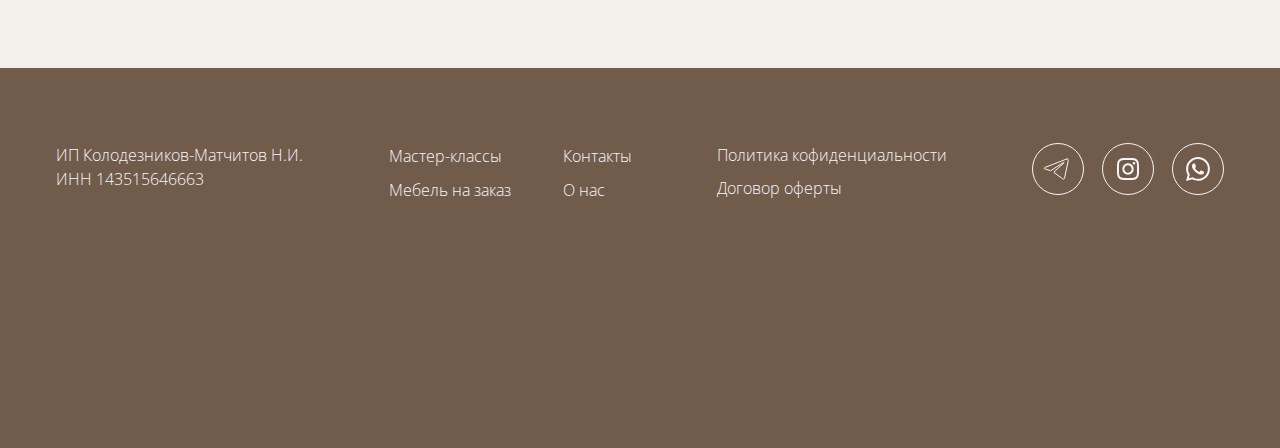
<file: production.html>
<!DOCTYPE html>
<html lang="en">
<head>
    <meta charset="UTF-8">
    <meta name="viewport" content="width=device-width, initial-scale=1.0">
    <title>Nikason brand - Мебель на заказ</title>
    <link rel="stylesheet" href="./css/reset.css">
    <link rel="stylesheet" href="./css/production.css">
    <link rel="stylesheet" href="./css/production-media.css">
    <link rel="preconnect" href="https://fonts.googleapis.com">
    <link rel="preconnect" href="https://fonts.gstatic.com" crossorigin>
    <link href="https://fonts.googleapis.com/css2?family=Open+Sans:wght@300;400&family=Tenor+Sans&display=swap" rel="stylesheet">
</head>
<body>
    <header class="header">
        <div class="container">
            <nav class="nav">
                <ul class="menu_left">
                    <li class="item_menu">
                        <a href="./master-clases.html" class="menu_link">Мастер-классы</a>
                    </li>
                    <li class="item_menu">
                        <a href="#" class="menu_link item_menu_active">Мебель на заказ</a>
                    </li>
                </ul>
                <a href="./index.html" class="logo_link">
                    <img src="./images/logo.png" alt="logo" class="logo">
                </a>
                <ul class="menu_right">
                    <li class="item_menu">
                        <a href="#footer" class="menu_link">Контакты</a>
                    </li>
                    <li class="item_menu">
                        <a href="./about-us.html" class="menu_link">О нас</a>
                    </li>
                </ul>
                <button class="menu_burger">
                    <span class="menu_burger_icon"></span>
                </button> 
            </nav>
            <nav class="nav_mobile">
                <a href="/index.html" class="logo_link">
                    <img src="./images/logo.png" alt="logo" class="logo">
                </a>
                <ul class="menu_mobile">
                    <li class="item_menu">
                        <a href="./master-clases.html" class="menu_link">Мастер-классы</a>
                    </li>
                    <li class="item_menu">
                        <a href="#" class="menu_link item_menu_active">Мебель на заказ</a>
                    </li>
                    <li class="item_menu">
                        <a href="#footer" class="menu_link">Контакты</a>
                    </li>
                    <li class="item_menu">
                        <a href="./about-us.html" class="menu_link">О нас</a>
                    </li>
                </ul>
            </nav>
        </div>
        <div class="header_content">
            <div class="container">
                <p class="before_header_title">Воплотим вашу любую задумку в реальность</p>
                <h1 class="header_title">Столярная мастерская</h1>
                <span>Nikason brand</span>
                <div class="container_for_link_header">
                    <a href="#contacts" class="link_header">Заказать мебель</a>
                </div>
            </div>
        </div>
    </header>
    <main class="main">
        <section class="our_advantages">
            <div class="container">
                <h2 class="section_title">Почему выбирают нас</h2>
                <div class="our_advantages_list">
                    <div class="item_our_advantage">
                        <h3>Давно на рынке</h3>
                        <div class="line"></div>
                        <p class="item_our_advantage_text_1">Опыт работы на рынке больше 10 лет</p>
                    </div>
                    <div class="item_our_advantage">
                        <h3>Гарантия качества</h3>
                        <div class="line"></div>
                        <p class="item_our_advantage_text_2">Предоставляем гарантию 12 месяцев на изделия</p>
                    </div>
                    <div class="item_our_advantage">
                        <h3>Юридическая прозрачность</h3>
                        <div class="line"></div>
                        <p class="item_our_advantage_text_3">Заключаем с каждым клиентом договор</p>
                    </div>
                    <div class="item_our_advantage">
                        <h3>Экологичность</h3>
                        <div class="line"></div>
                        <p class="item_our_advantage_text_4">Мебель из натуральной древесины, краски без токсичного состава</p>
                    </div>
                    <div class="item_our_advantage">
                        <h3>Эксклюзивность</h3>
                        <div class="line"></div>
                        <p class="item_our_advantage_text_5">Каждая мебель изготовлена по индивидуальному дизайну</p>
                    </div>
                    <div class="item_our_advantage">
                        <h3>Долговечность</h3>
                        <div class="line"></div>
                        <p class="item_our_advantage_text_6">Мебель из массива дерева прослужит даже вашим детям</p>
                    </div>
                </div>
            </div>
        </section>
        <section class="production_stages">
            <div class="container">
                <h2 class="section_title">Этапы производства</h2>
                <div class="production_stages_content">
                    <div class="card_production_stages">
                        <span class="production_stages_number">1</span>
                        <p class="production_stages_text">Встреча с клиентом</p>
                    </div>
                    <div class="card_production_stages">
                        <span class="production_stages_number">2</span>
                        <p class="production_stages_text">Подписание договора, внесение предоплаты</p>
                    </div>
                    <div class="card_production_stages">
                        <span class="production_stages_number">3</span>
                        <p class="production_stages_text">Выезд к клиенту на замер (при необходимости)</p>
                    </div>
                    <div class="card_production_stages">
                        <span class="production_stages_number">4</span>
                        <p class="production_stages_text">Составление проекта</p>
                    </div>
                    <div class="card_production_stages">
                        <span class="production_stages_number">5</span>
                        <p class="production_stages_text">Изготовление и согласование всех стадий с клиентом</p>
                    </div>
                    <div class="card_production_stages">
                        <span class="production_stages_number">6</span>
                        <p class="production_stages_text">Доставка и монтаж изделия (при необходимости)</p>
                    </div>
                </div>
            </div>
        </section>
        <section class="reviews">
            <div class="container_reviews">
                <h2 class="section_title">Клиенты о нас</h2>
                <div class="reviews_content">
                    <img src="./images/img-reviews-1.jpg" alt="Отзыв клиента" class="img_reviews">
                    <img src="./images/img-reviews-2.jpg" alt="Отзыв клиента" class="img_reviews">
                    <img src="./images/img-reviews-3.jpg" alt="Отзыв клиента" class="img_reviews">
                    <img src="./images/img-reviews-4.jpg" alt="Отзыв клиента" class="img_reviews">
                    <img src="./images/img-reviews-5.jpg" alt="Отзыв клиента" class="img_reviews">
                </div>
            </div>
        </section>
        <section class="contacts" id="contacts">
            <div class="container">
                <h2 class="section_title contacts_title">Оставьте заявку и мы с вами свяжемся</h2>
                <div class="content_contacts">
                    <a href="#" class="link_more">Оставить заявку</a>
                </div>
            </div>
        </section>
    </main>
    <footer class="footer" id="footer">
        <div class="container">
            <div class="footer_content">
                <div class="info">
                    <p>ИП Колодезников-Матчитов Н.И. ИНН 143515646663</p>
                </div>
                <div class="footer_menu">
                    <ul class="list_footer_menu">
                        <li class="item_footer_menu">
                            <a href="./master-clases.html" class="link_footer_menu">Мастер-классы</a>
                        </li>
                        <li class="item_footer_menu">
                            <a href="./production.html" class="link_footer_menu">Мебель на заказ</a>
                        </li>
                    </ul>
                    <ul class="list_footer_menu">
                        <li class="item_footer_menu">
                            <a href="#" class="link_footer_menu">Контакты</a>
                        </li>
                        <li class="item_footer_menu">
                            <a href="./about-us.html" class="link_footer_menu">О нас</a>
                        </li>
                    </ul>
                </div>
                <div class="additional_info">
                    <a href="#" class="link_additional_info">Политика кофиденциальности</a>
                    <a href="#" class="link_additional_info">Договор оферты</a>
                </div>
                <div class="footer_socoal_icons">
                    <a href="#" class="footer_link_telegram">
                        <img src="./icons/icon-telegtam-footer.svg" alt="icon-telegram" class="footer_img_telegram">
                    </a>
                    <a href="#" class="footer_link_instagram">
                        <img src="./icons/icon-instagram-footer.svg" alt="icon-instagram" class="footer_img_instagram">
                    </a>
                    <a href="#" class="footer_link_whatsapp">
                        <img src="./icons/icon-whatsapp-footer.svg" alt="icon-whatsapp" class="footer_img_whatsapp">
                    </a>
                </div>
            </div>
        </div>
    </footer>
    <script src="./js/script.js"></script>
</body>
</html>
</file>
<file: css/style.css>
/* * font-family: 'Tenor Sans', sans-serif; */
body{
    font-family: 'Open Sans', sans-serif;
    font-weight: 300;
    font-size: 18px;
    background-color: #f3efea;
}
.none{
    display: none;
}

.container{
    max-width: 1198px;
    margin: 0 auto;
    padding: 0 15px;
}
.section_title{
    font-family: 'Tenor Sans', sans-serif;
    font-weight: 400;
    font-size: 48px;
    line-height: 120%;
    color: #57463A;
}
/* * nav */

.nav {
    display: flex;
    justify-content: space-between;
    align-items: center;
    padding-top: 31px;
    margin-bottom: 20px;
}
.nav_mobile{
    display: none;
}
.menu_burger{
    display: none;
}

.menu_left {
    display: flex;
    justify-content: space-between;
    width: 329px;
}
.menu_right {
    display: flex;
    justify-content: space-between;
    width: 256px;
}
.item_menu_active{
    border-bottom: solid 2px #a1b29f;
}
.menu_link {
    font-weight: 400;
    font-size: 16px;
    line-height: 150%;
    color: #323232;
}
.menu_link:hover{
    border-bottom: solid 2px #a1b29f;
}

/* * header */

.header_content{
    display: flex;
    justify-content: space-between;
    align-items: center;
    flex-wrap: wrap;
    border-top: solid 1px #000000;
    border-bottom: solid 1px #000000;
}
.header_img{
    display: block;
    max-width: 100%;
}
.header_subtitle_before,
.header_subtitle_after{
    font-weight: 300;
    font-size: 16px;
    line-height: 150%;
    color: #323232;
}
.header_subtitle_before span{
    text-transform: uppercase;
}
.header_title{
    max-width: 514px;
    font-family: 'Tenor Sans', sans-serif;
    font-size: 48px;
    line-height: 120%;
    color: #57463A;
    padding-top: 17px;
    padding-bottom: 40px;
}
.header_subtitle_after{
    margin-bottom: 70px;
}
.link_more{
    display: inline-block;
    width: 245px;
    height: 60px;
    font-weight: 400;
    font-size: 16px;
    line-height: 150%;
    color: #F6F6F6;
    background-color: #a1b29f;
    text-align: center;
    padding-top: 18px;
    transition: background-color 0.5s ease;
}
.link_more:hover{
    color: #a1b29f;
    background-color: #ffffff;
    border: 1px solid #a1b29f;
}
.social_icons{
    padding-top: 98px;
    display: flex;
    justify-content: flex-end;
    column-gap: 40px;
}
/* * about company */

.about_company{
    padding: 160px 0;
}
.section_title span{
    text-transform: uppercase;
}
.about_company_cards{
    display: flex;
    justify-content: space-between;
    flex-wrap: wrap;
    row-gap: 15px;
    padding-top: 100px;
}
.about_company_card{
    border-bottom: 3px solid #715B4B;
}
.about_company_card p{
    max-width: 270px;
    font-size: 18px;
    line-height: 150%;
    text-align: center;
    color: #323232;
    padding-bottom: 14px;
}

/* * product */

.product{
    padding-bottom: 160px;
}
.products{
    max-width: 1160px;
    display: grid;
    grid-template-columns: repeat(auto-fill,290px);
    justify-content: center;
    margin-top: 100px;
}
.card_product{
    max-width: 290px;
    min-height: 242px;
    border: 1px solid #000000
}
.card_product img{
    display: block;
    margin: 0 auto;
    margin-top: 56px;
}
.product_name{
    line-height: 102.99%;
    color: #323232;
    text-align: center;
}
/* * about us */

.about_us{
    min-height: 300px;
    padding-bottom: 160px;
}
.title_center{
    text-align: center;
    padding-bottom: 100px;
}
.about_us_container{
    display: flex;
    flex-wrap: wrap;
    max-width: 100%;
    min-height: 475px;
    background-color: #ebeeeb;
}
.description_about_us{
    padding-top: 68px;
}
.title_about_us{
    max-width: 515px;
    font-family: 'Tenor Sans', sans-serif;
    font-size: 24px;
    line-height: 150%;
    color: #000000;
    margin-bottom: 40px;
}
.text_about_us{
    max-width: 515px;
    line-height: 150%;
    color: #000000;
    margin-bottom: 53px;
}

/* * our services */

.our_services{
    padding-bottom: 200px;
}
.our_services_content{
    padding-top: 100px;
}
.custom_made_furniture_container{
    display: flex;
    max-width: 100%;
    min-height: 536px;
    background-color: #e3dace;
}
.our_services_description{
    padding-top: 110px;
}
.title_our_services_description{
    font-family: 'Tenor Sans', sans-serif;
    font-style: normal;
    font-weight: 400;
    font-size: 24px;
    line-height: 150%;
    color: #000000;
    margin-bottom: 40px;
}
.text_our_services_description{
    max-width: 537px;
    line-height: 150%;
    color: #000000;
    margin-bottom: 56px;
}
.master_clases_container{
    display: flex;
    max-width: 100%;
    min-height: 536px;
    background-color: #d4cdc3;
}

/* * guarantee */
.guarantee{
    padding-bottom: 200px;
}
.title_guarantee_mobile{
    display: none;
}
.margin_border{
    max-width: 100%;
    min-height: 590px;
    border: 7px solid #a1b29f;
    margin: 0 auto;
}
.padding_border{
    position: relative;
    max-width: 1135px;
    min-height: 563px;
    border: 1px solid #715B4B;
    margin: 0 auto;
    margin-top: 7px;
    padding-top: 92px;
}
.title_guarantee{
    max-width: 658px;
    margin: 0 auto;
    font-family: 'Tenor Sans';
    font-style: normal;
    font-size: 48px;
    line-height: 150%;
    color: #57463A;
    text-align: center;
    margin-bottom: 40px;
}
.title_guarantee span{
    text-transform: uppercase;
}
.guarantee_text{
    max-width: 922px;
    margin: 0 auto;
    font-size: 24px;
    line-height: 150%;
    color: #000000;
}
.container_for_logo{
    position: absolute;
    bottom: 38px;
    right: 62px;
}

/* * footer */

.footer{
    max-width: 100%;
    min-height: 380px;
    background-color: #715B4B;
}
.footer_content{
    padding-top: 75px;
    display: flex;
    justify-content: space-between;
}
.info{
    max-width: 248px;
}
.info p{
    font-size: 16px;
    line-height: 150%;
    color: #F6F6F6;
}
.footer_menu{
    display: flex;
    column-gap: 52px;
}
.list_footer_menu{
    display: flex;
    flex-direction: column;
    row-gap: 9px;
}
.link_footer_menu{
    font-size: 16px;
    line-height: 150%;
    color: #F6F6F6;
}
.additional_info{
    display: flex;
    flex-direction: column;
    row-gap: 9px;
}
.link_additional_info{
    font-size: 16px;
    line-height: 150%;
    color: #F6F6F6;
}
.footer_socoal_icons{
    display: flex;
    column-gap: 18px;
}
</file>
<file: css/media.css>
@media(max-width: 1264px){
    /* * header */

    .header_description{
        text-align: center;
        padding-top: 50px;
    }
    .header_img{
        order: 1;
        margin: 0 auto;
    }
    .header_title{
        padding: 0;
    }
    .header_subtitle_after{
        margin-bottom: 20px;
    }
    .social_icons{
        justify-content: center;
        padding-top: 30px;
        padding-bottom: 30px;
        column-gap: 20px;
    }

/* * about us */

    .about_us_container{
        background-color: transparent;
    }
    .img_about_us{
        margin: 0 auto;
    }
    .description_about_us{
        text-align: center;
    }

/* * our services */
    .custom_made_furniture_container{
        flex-direction: column;
        padding-bottom: 115px;
    }
    .custom_made_furniture_container img{
        margin: 0 auto;
    }
    .master_clases_container{
        flex-direction: column;   
        padding-bottom: 64px;
    }
    .master_clases_container img{
        margin: 0 auto;
    }
    .our_services_description{
        text-align: center;
    }

/* * guarantee */

    .guarantee_text{
        margin-left: 10px;
        margin-right: 10px;
    }

/* * footer */

    .footer_content{
        flex-direction: column;
        text-align: center;
    }
    .info{
        margin: 0 auto;
        order: 4;
        margin-bottom: 115px;
    }
    .footer_menu{
        order: 2;
        flex-direction: column;
        margin-bottom: 53px;
    }
    .additional_info{
        order: 3;
        margin-bottom: 53px;
        
    }
    .footer_socoal_icons{
        justify-content: center;
        margin-bottom: 111px;
    }

}
@media(max-width: 778px){
/* * nav */
    .nav{
        justify-content: flex-end;
    }
    .logo_link{
        display: none;
    }
    .menu_left,
    .menu_right{
        display: none;
    }

/* * nav mobile */
    .nav_mobile{
        display: block;
        width: 100%;
        background-color: #debfa6;
        position: absolute;
        left: 0;
        padding: 5px;
        margin-top: -200px;
    }
    .nav_mobile_opem{
        margin-top: -68px;
    }
    .nav_mobile .logo_link{
        display: block;
        position: absolute;
    }
    .menu_burger{
        border: none;
        outline: none;
        display: flex;
        flex-direction: column;
        justify-content: center;
        align-items: center;
        order: 3;
        width: 68px;
        height: 18px;
        position: relative;
        z-index: 3;
    }
    .menu_burger_icon{
        width: 100%;
        height: 4px;
        background-color: #57463A;
    }
    .menu_burger_icon::before,
    .menu_burger_icon::after{
        content: "";
        display: flex;
        width: 100%;
        height: 4px;
        background-color: #57463A;
    } 
    .menu_burger_icon::before{
        position: absolute;
        top: 0px;
    
    }
    .menu_burger_icon::after{
        position: absolute;
        bottom: 0px;
    }
    .menu_burger_icon.active{
        background-color: transparent;
    }
    .menu_burger_icon.active::before{
        top: 0;
        transform: rotate(46deg);
    }
    .menu_burger_icon.active::after{
        top: 0;
        transform: rotate(-46deg);
    }
    .menu_mobile{
        display: flex;
        flex-direction: column;
        align-items: center;
    }
    
/* * about company */

    .about_company_cards{
        flex-direction: column;
        align-items: center;
    }

/* * guarantee */

    .title_guarantee{
        display: none;
    }
    .title_guarantee_mobile{
        display: block;
    }
    .guarantee_text{
        margin-left: 10px;
        margin-right: 10px;
    }
    
}
@media(max-width: 630px){
.section_title{
    max-width: 248px;
    font-size: 32px;
}

/* * header */

    .header{
        padding-bottom: 90px;
    }
    .header_content{
        border: none;
    }
    .header_description{
        padding: 0;
        padding-top: 70px;
        text-align: left;
    }
    .header_subtitle_before{
        max-width: 200px;
        font-size: 16px;
        margin-bottom: 76px;
    }
    .header_title{
        max-width: 375px;
        font-size: 32px;
        margin-bottom: 39px;
    }
    .header_subtitle_after{
        max-width: 311px;
        margin-bottom: 21px;
    }
    .social_icons{
        justify-content: start;
        column-gap: 30px;
        padding: 0;
        padding-top: 77px;
        margin-bottom: 40px;
    }
    .link_telegram{
        display: none;
    }

/* * about company */

    .about_company{
        padding: 0;
        padding-bottom: 90px;
    }
    .about_company_cards{
        row-gap: 40px;
        padding-top: 60px;
    }

/* * product */

    .product{
        padding: 0;
        padding-bottom: 90px;
    }
    .products{
        margin: 0;
        padding-top: 61px;
    }

/* * about us */
    .about_us{
        padding: 0;
        padding-bottom: 90px;
    }
    .title_center{
        max-width: 300px;
        text-align: left;
        padding-bottom: 60px;
    }
    .description_about_us{
        padding: 0;
        text-align: left;
        padding-top: 60px;
    }
    .title_about_us{
        max-width: 318px;
        font-size: 24px;
        margin: 0;
        margin-bottom: 4px;
    }
    .text_about_us{
        max-width: 318px;
        margin: 0;
        margin-bottom: 30px;
    }

/* * .our services */

    .our_services{
        padding: 0;
        padding-bottom: 90px;
    } 
    .our_services_content{
        padding: 0;
        padding-top: 51px;
    }
    .our_services_description{
        padding: 0;
        text-align: left;
        padding-top: 110px;
    }
    .title_our_services_description{
        font-size: 24px;
        margin: 0;
        margin-bottom: 40px;
    }
    .text_our_services_description{
        max-width: 297px;
    }

/* * guarantee */

    .guarantee{
        padding: 0;
        padding-bottom: 90px;
    }
    .title_guarantee{
        display: none;
    }
    .title_guarantee_mobile{
        display: block;
        max-width: 348px;
        font-size: 32px;
        text-align: left;
        margin: 0;
        margin-bottom: 60px;
    }
    .guarantee_text{
        max-width: 404px;
        margin: 0 auto;
    }
    .container_for_logo {
        position: absolute;
        bottom: 5px;
        right: 5px;
    }

/* * footer */

    .footer_content{
        flex-direction: column;
        text-align: left;
    }
    .info{
        margin-left: 0;
    }
    .footer_menu{
        flex-direction: column;
    }
    .additional_info{
        order: 3;
        margin-bottom: 53px;  
    }
    .footer_socoal_icons{
        justify-content: start;
    }
}
@media(max-width: 555px){
/* * guarantee */

    .title_guarantee{
        display: none;
    }
    .guarantee_text{
        max-width: 404px;
        margin-left: 10px;
        margin-right: 10px;
    }
}
</file>
<file: css/about-us.css>
/* * font-family: 'Tenor Sans', sans-serif; */
body{
    font-family: 'Open Sans', sans-serif;
    font-weight: 300;
    font-size: 18px;
    background-color: #f3efea;
}
.none{
    display: none;
}

.container{
    max-width: 1198px;
    margin: 0 auto;
    padding: 0 15px;
}
.section_title{
    font-family: 'Tenor Sans', sans-serif;
    font-weight: 400;
    font-size: 48px;
    line-height: 120%;
    color: #57463A;
}
/* * nav */

.nav {
    display: flex;
    justify-content: space-between;
    align-items: center;
    padding-top: 31px;
    margin-bottom: 20px;
}
.nav_mobile{
    display: none;
}
.menu_burger{
    display: none;
}

.menu_left {
    display: flex;
    justify-content: space-between;
    width: 329px;
}
.menu_right {
    display: flex;
    justify-content: space-between;
    width: 256px;
}
.item_menu_active{
    border-bottom: solid 2px #a1b29f;
}
.menu_link {
    font-weight: 400;
    font-size: 16px;
    line-height: 150%;
    color: #323232;
}
.menu_link:hover{
    border-bottom: solid 2px #a1b29f;
}

/* * header */

.header_content{
    border-top: 1px solid #000000;
    padding-top: 120px;
}
.header_title{
    max-width: 734px;
    margin: 0 auto;
    font-family: 'Tenor Sans';
    font-weight: 400;
    font-size: 48px;
    line-height: 150%;
    color: #57463A;
    text-align: center;
    margin-bottom: 40px;
}
.header_title span{
    text-transform: uppercase;
}
.bg_about_us_header{
    display: none;
    width: 100%;
    height: 264px;
    background: url("../images/img-about-us-header.jpg") no-repeat;
    background-size: cover;
    background-position: center;
}

/* * advantages */

.advantages{
    padding-bottom: 160px;
}
.advantages_list{
    display: flex;
    justify-content: space-between;
    flex-wrap: wrap;
    column-gap: 5px;
    row-gap: 15px;
    padding-top: 157px;
}
.advantage{
    max-width: 340px;
    min-height: 150px;
}
.advantage span{
    display: block;
    font-family: 'Tenor Sans',sans-serif;
    font-weight: 400;
    font-size: 48px;
    line-height: 150%;
    color: #57463A;
    margin-bottom: 20px;
    text-align: center;
}
.advantage p{
    font-weight: 400;
    font-size: 16px;
    line-height: 150%;
    color: #000000;
    text-align: center;
}

/* * info about founder */

.info_about_founder{
    padding-bottom: 160px;
}

.content_info_about_founder{
    display: flex;
    column-gap: 40px;
}
.description_about_founder{
    max-width: 660px;
}
.description_about_founder h2{
    font-family: 'Tenor Sans',sans-serif;
    font-weight: 400;
    font-size: 24px;
    line-height: 150%;
    color: #000000;
    margin-bottom: 20px;
}
.description_about_founder h3{
    font-weight: 400;
    font-size: 16px;
    line-height: 150%;
    color: #000000;
    margin-bottom: 40px;
}
.description_about_founder p{
    max-width: 100%;
    font-weight: 400;
    font-size: 16px;
    line-height: 150%;
    color: #000000;
    margin-bottom: 40px;
}

/* * our philosophy */

.our_philosophy{
    padding-bottom: 160px;
}
.our_philosophy_title{
    margin-bottom: 70px;
}
.our_philosophy_title span{
    text-transform: uppercase;
}
.philosophy_text{
    max-width: 695px;
    margin-left: auto;
    font-size: 24px;
    line-height: 150%;
    color: #323232;
    text-align: right;
}

/* * news about us */

.news_about_us{
    padding-bottom: 165px;
}
.news_about_us_title{
    margin-bottom: 20px;
}
.news_about_us_title span{
    text-transform: uppercase;
}
.nevs{
    display: grid;
    grid-template-columns: repeat(auto-fill,230px);
    gap: 20px;
    padding-top: 100px;
}
/* .nevs img{
  
} */


/* * contacts */

.contacts{
    padding-bottom: 243px;
}
.contacts_title{
    margin-bottom: 100px;
}
.content_contacts{
    text-align: center;
}
.link_more{
    display: inline-block;
    width: 245px;
    height: 60px;
    font-weight: 400;
    font-size: 16px;
    line-height: 150%;
    color: #F6F6F6;
    background-color: #a1b29f;
    text-align: center;
    padding-top: 18px;
    transition: background-color 0.5s ease;
}
.link_more:hover{
    color: #a1b29f;
    background-color: #ffffff;
    border: 1px solid #a1b29f;
}

/* * footer */

.footer{
    max-width: 100%;
    min-height: 380px;
    background-color: #715B4B;
}
.footer_content{
    padding-top: 75px;
    display: flex;
    justify-content: space-between;
}
.info{
    max-width: 248px;
}
.info p{
    font-size: 16px;
    line-height: 150%;
    color: #F6F6F6;
}
.footer_menu{
    display: flex;
    column-gap: 52px;
}
.list_footer_menu{
    display: flex;
    flex-direction: column;
    row-gap: 9px;
}
.link_footer_menu{
    font-size: 16px;
    line-height: 150%;
    color: #F6F6F6;
}
.additional_info{
    display: flex;
    flex-direction: column;
    row-gap: 9px;
}
.link_additional_info{
    font-size: 16px;
    line-height: 150%;
    color: #F6F6F6;
}
.footer_socoal_icons{
    display: flex;
    column-gap: 18px;
}
</file>
<file: css/about-us-media.css>
@media(max-width: 1264px){
/* * footer */

    .footer_content{
        flex-direction: column;
        text-align: center;
    }
    .info{
        margin: 0 auto;
        order: 4;
        margin-bottom: 115px;
    }
    .footer_menu{
        order: 2;
        flex-direction: column;
        margin-bottom: 53px;
    }
    .additional_info{
        order: 3;
        margin-bottom: 53px;
        
    }
    .footer_socoal_icons{
        justify-content: center;
        margin-bottom: 111px;
    }

}
@media(max-width: 778px){
/* * nav */

    .nav{
        justify-content: flex-end;
    }
    .logo_link{
        display: none;
    }
    .menu_left,
    .menu_right{
        display: none;
    }

/* * nav mobile */

    .nav_mobile{
        display: block;
        width: 100%;
        background-color: #debfa6;
        position: absolute;
        left: 0;
        padding: 5px;
        margin-top: -200px;
    }
    .nav_mobile_opem{
        margin-top: -68px;
    }
    .nav_mobile .logo_link{
        display: block;
        position: absolute;
    }
    .menu_burger{
        border: none;
        outline: none;
        display: flex;
        flex-direction: column;
        justify-content: center;
        align-items: center;
        order: 3;
        width: 68px;
        height: 18px;
        position: relative;
        z-index: 3;
    }
    .menu_burger_icon{
        width: 100%;
        height: 4px;
        background-color: #57463A;
    }
    .menu_burger_icon::before,
    .menu_burger_icon::after{
        content: "";
        display: flex;
        width: 100%;
        height: 4px;
        background-color: #57463A;
    } 
    .menu_burger_icon::before{
        position: absolute;
        top: 0px;
    
    }
    .menu_burger_icon::after{
        position: absolute;
        bottom: 0px;
    }
    .menu_burger_icon.active{
        background-color: transparent;
    }
    .menu_burger_icon.active::before{
        top: 0;
        transform: rotate(46deg);
    }
    .menu_burger_icon.active::after{
        top: 0;
        transform: rotate(-46deg);
    }
    .menu_mobile{
        display: flex;
        flex-direction: column;
        align-items: center;
    }

    /* * info about founder */

    .container_for_img_info_about_founder{
        display: none;
    }
    .bg_img_info_about_founder{
        display: inline-block;
        width: 100%;
        height: 462px;
        background: url("../images/img-info-about-founder.jpg") no-repeat;
        background-size: cover;
        background-position: center;
        margin-bottom: 60px;
    }

    /* * news about us */

    .nevs{
        justify-content: center;
    }
}
@media(max-width: 630px){
.section_title{
    max-width: 248px;
    font-size: 32px;
}

/* * header */

.header_content{
    border: none;
    padding: 0;
    padding-top: 73px;
}
.header_title{
    max-width: 314px;
    font-size: 32px;
    text-align: left;
    margin-bottom: 49px;
}
.img_about_us_header{
    display: none;
}
.bg_about_us_header{
    display: block;
}

/* * advantages */

.advantages{
    padding-bottom: 90px;
}
.advantages_list{
    display: flex;
    flex-direction: column;
    padding-top: 72px;
}
.advantage span{
    text-align: left;
}
.advantage p{
    text-align: left;
}

/* * info about founder */

.info_about_founder{
    padding-bottom: 90px;
}
.content_info_about_founder{
    flex-direction: column;
}
.description_about_founder h2{
    margin-bottom: 10px;
}
.description_about_founder p{
    max-width: 300px;
    margin-bottom: 16px;
}

/* * our philosophy */

.our_philosophy{
    padding-bottom: 90px;
}
.our_philosophy_title{
    margin-bottom: 60px;
}
.philosophy_text{
    max-width: 300px;
    font-size: 16px;
}

/* * news about us */

.news_about_us{
    padding-bottom: 90px;
}
.nevs{
    padding-top: 60px;
}

/* * contacts */

.contacts{
    padding-bottom: 150px;
}
.contacts_title{
    max-width: 287px;
    margin-bottom: 50px;
}

/* * footer */

    .footer_content{
        flex-direction: column;
        text-align: left;
    }
    .info{
        margin-left: 0;
    }
    .footer_menu{
        flex-direction: column;
    }
    .additional_info{
        order: 3;
        margin-bottom: 53px;  
    }
    .footer_socoal_icons{
        justify-content: start;
    }
}
</file>
<file: css/master-clases.css>
/* * font-family: 'Tenor Sans', sans-serif; */
/* html{
    
} */
body{
    font-family: 'Open Sans', sans-serif;
    font-weight: 300;
    font-size: 18px;
    background-color: #f3efea;
}
.none{
    display: none;
}

.container{
    max-width: 1198px;
    margin: 0 auto;
    padding: 0 15px;
}
.section_title{
    font-family: 'Tenor Sans', sans-serif;
    font-weight: 400;
    font-size: 48px;
    line-height: 120%;
    color: #57463A;
}
/* * nav */

.nav {
    display: flex;
    justify-content: space-between;
    align-items: center;
    padding-top: 31px;
    margin-bottom: 20px;
}
.nav_mobile{
    display: none;
}
.menu_burger{
    display: none;
}

.menu_left {
    display: flex;
    justify-content: space-between;
    width: 329px;
}
.menu_right {
    display: flex;
    justify-content: space-between;
    width: 256px;
}
.item_menu_active{
    border-bottom: solid 2px #a1b29f;
}
.menu_link {
    font-weight: 400;
    font-size: 16px;
    line-height: 150%;
    color: #323232;
}
.menu_link:hover{
    border-bottom: solid 2px #a1b29f;
}

/* * header */

.header_content{
    max-width: 100%;
    min-height: 601px;
    background: url("../images/bg-header.jpg") no-repeat;
    background-size: cover;
    background-position: center;
    padding-top: 268px;
}
.header_title{
    font-family: 'Tenor Sans',sans-serif;
    font-size: 48px;
    line-height: 150%;
    color: #F6F6F6;
    text-align: center;
    margin-bottom: 96px;
}
.container_for_link_header{
    text-align: center;
}
.link_header{
    font-family: 'Open Sans';
    font-style: normal;
    font-weight: 700;
    font-size: 16px;
    line-height: 150%;
    color: #4C6D77;
    background-color: #F6F6F6;
    padding: 18px 59px;
}

/* * our work */

.our_work{
    padding-top: 160px;
    padding-bottom: 160px;
}
.works{
    padding-top: 100px;
    max-width: 1161px;
    display: grid;
    grid-template-columns: repeat(auto-fill,260px);
    gap: 50px 40px;
    margin-bottom: 90px;
}
.work_card img{
    display: inline-block;
    margin-bottom: 25px;
}
.work_card p{
    font-weight: 400;
    font-size: 16px;
    line-height: 102.99%;
    color: #323232;
    text-align: center;
}
.container_for_link_more{
    text-align: center;
}
.link_more{
    display: inline-block;
    width: 245px;
    height: 60px;
    font-weight: 400;
    font-size: 16px;
    line-height: 150%;
    color: #F6F6F6;
    background-color: #a1b29f;
    text-align: center;
    padding-top: 18px;
    transition: background-color 0.5s ease;
}
.link_more:hover{
    color: #a1b29f;
    background-color: #ffffff;
    border: 1px solid #a1b29f;
}

/* * technology */

.technology{
    padding-bottom: 160px;
}
.technology_list{
    position: relative;
    max-width: 620px;
    margin: 0 auto;
    display: flex;
    flex-direction: column;
    row-gap: 57px;
    margin-top: 100px;
}
.technology_decoration_line{
    width: 1px;
    height: 100%;
    background-color: #c4c4c4;
    position: absolute;
    left: 30px;
}
.item_technology_colomm{
    display: flex;
    align-items: center;
}
.item_technology{
    font-weight: 700;
    font-size: 24px;
    line-height: 60px;
    color: #F6F6F6;
    text-align: center;
    width: 60px;
    height: 60px;
    border-radius: 50%;
    background-color: #a1b29f;
    position: absolute; 
}
.item_technology_text{
    line-height: 150%;
    color: #000000;
    margin-left: 103px;
}

/* * restoratiom */

.restoratiom{
    padding-bottom: 160px;
}
.content_restoration{
    max-width: 100%;
    min-height: 508px;
    background: url("../images/bg-restoration.jpg") no-repeat;
    background-size: cover;
    padding-top: 182px;
}
.title_restoration{
    font-family: 'Tenor Sans';
    font-weight: 400;
    max-width: 950px;
    margin: 0 auto;
    font-size: 48px;
    line-height: 150%;
    color: #F6F6F6;
    text-align: center;
}

/* * restoratiom master clases */

.restoratiom_master_clases{
    margin-bottom: 160px;
}
.restoratiom_master_clases_grid{
    max-width: 1115px;
    display: grid;
    grid-template-columns: repeat(auto-fill,200px);
    gap: 97px 100px;
    margin-top: 100px;
    align-items: end;
}
.card_master_on_master_clases img{
    display: block;
    margin: 0 auto;
    margin-bottom: 23px;
}
.card_master_on_master_clases p{
    font-weight: 700;
    font-size: 18px;
    line-height: 150%;
    color: #323232;
    text-align: center;
}

/* * carpentry master clases*/

.carpentry_master_clases{
    padding-bottom: 160px;
}
.carpentry_master_clases_flex{
    padding-top: 100px;
    display: flex;
    justify-content: space-between;
    flex-wrap: wrap;
}
.card_carpentry_master_clases img{
    display: block;
    margin-bottom: 20px;
}
.card_carpentry_master_clases p{
    font-weight: 700;
    font-size: 18px;
    line-height: 150%;
    color: #323232;
    text-align: center;
}

/* * footer */

.footer{
    max-width: 100%;
    min-height: 380px;
    background-color: #715B4B;
}
.footer_content{
    padding-top: 75px;
    display: flex;
    justify-content: space-between;
}
.info{
    max-width: 248px;
}
.info p{
    font-size: 16px;
    line-height: 150%;
    color: #F6F6F6;
}
.footer_menu{
    display: flex;
    column-gap: 52px;
}
.list_footer_menu{
    display: flex;
    flex-direction: column;
    row-gap: 9px;
}
.link_footer_menu{
    font-size: 16px;
    line-height: 150%;
    color: #F6F6F6;
}
.additional_info{
    display: flex;
    flex-direction: column;
    row-gap: 9px;
}
.link_additional_info{
    font-size: 16px;
    line-height: 150%;
    color: #F6F6F6;
}
.footer_socoal_icons{
    display: flex;
    column-gap: 18px;
}
</file>
<file: css/master-clases-media.css>
@media(max-width: 1264px){

/* * technology */

/* .technology_list{
    padding-left: 120px;
} */

/* * footer */

    .footer_content{
        flex-direction: column;
        text-align: center;
    }
    .info{
        margin: 0 auto;
        order: 4;
        margin-bottom: 115px;
    }
    .footer_menu{
        order: 2;
        flex-direction: column;
        margin-bottom: 53px;
    }
    .additional_info{
        order: 3;
        margin-bottom: 53px;
        
    }
    .footer_socoal_icons{
        justify-content: center;
        margin-bottom: 111px;
    }

}
@media(max-width: 778px){
    /* * nav */
        .nav{
            justify-content: flex-end;
        }
        .logo_link{
            display: none;
        }
        .menu_left,
        .menu_right{
            display: none;
        }
    
    /* * nav mobile */
        .nav_mobile{
            display: block;
            width: 100%;
            background-color: #debfa6;
            position: absolute;
            left: 0;
            padding: 5px;
            margin-top: -200px;
        }
        
        .nav_mobile_opem{
            margin-top: -68px;
        }
        .nav_mobile .logo_link{
            display: block;
            position: absolute;
        }
        .menu_burger{
            border: none;
            outline: none;
            display: flex;
            flex-direction: column;
            justify-content: center;
            align-items: center;
            order: 3;
            width: 68px;
            height: 18px;
            position: relative;
            z-index: 3;
        }
        .menu_burger_icon{
            width: 100%;
            height: 4px;
            background-color: #57463A;
        }
        .menu_burger_icon::before,
        .menu_burger_icon::after{
            content: "";
            display: flex;
            width: 100%;
            height: 4px;
            background-color: #57463A;
        } 
        .menu_burger_icon::before{
            position: absolute;
            top: 0px;
        
        }
        .menu_burger_icon::after{
            position: absolute;
            bottom: 0px;
        }
        .menu_burger_icon.active{
            background-color: transparent;
        }
        .menu_burger_icon.active::before{
            top: 0;
            transform: rotate(46deg);
        }
        .menu_burger_icon.active::after{
            top: 0;
            transform: rotate(-46deg);
        }
        .menu_mobile{
            display: flex;
            flex-direction: column;
            align-items: center;
        }
        
        /* * header */

        .header_content{
            padding: 0;
            padding-top: 249px;
        }
        .header_title{
            max-width: 325px;
            margin: 0 auto;
            font-size: 32px;
            text-align: left;
            margin-bottom: 62px;
        }
        .link_header{
            padding: 18px 40px;
        }

        /*  * restoratiom master clases */

        .restoratiom_master_clases_grid{
            justify-content: center;
        }
}
@media(max-width: 630px){
    .section_title{
        max-width: 250px;
        font-size: 32px;
    }
    .section_title_mobile{
        max-width: 300px;
    }

     /* * our work */

     .our_work{
        padding-top: 77px;
        padding-bottom: 86px;
    }
    .works{
        padding-top: 77px;
        justify-content: center;
    }

    /* * technology */

    .technology{
        padding-bottom: 98px;
    }
    
    /* * restoratiom */

    .restoratiom{
        padding-bottom: 90px;
    }
    .content_restoration{
        padding-top: 115px;
    }
    .title_restoration{
        max-width: 360px;
        margin: 0 auto;
        font-size: 32px;
    }

     /*  * restoratiom master clases */

     .restoratiom_master_clases{
        margin-bottom: 98px;
    }
    .restoratiom_master_clases_grid{
        gap: 97px 20px;
        margin-top: 155px;
    }

    /* * carpentry master clases */
    
    .carpentry_master_clases{
        padding-bottom: 98px;
    }
    .carpentry_master_clases_flex{
        padding-top: 40px;
        justify-content: center;
        row-gap: 32px;
    }
    .card_carpentry_master_clases p{
        max-width: 218px;
        margin: 0 auto;
    }

    /* * footer */
    
        .footer_content{
            flex-direction: column;
            text-align: left;
        }
        .info{
            margin-left: 0;
        }
        .footer_menu{
            flex-direction: column;
        }
        .additional_info{
            order: 3;
            margin-bottom: 53px;  
        }
        .footer_socoal_icons{
            justify-content: start;
        }
}
</file>
<file: css/production.css>
body{
    font-family: 'Open Sans', sans-serif;
    font-weight: 300;
    font-size: 18px;
    background-color: #f3efea;
}
.none{
    display: none;
}

.container{
    max-width: 1198px;
    margin: 0 auto;
    padding: 0 15px;
}
.section_title{
    font-family: 'Tenor Sans', sans-serif;
    font-weight: 400;
    font-size: 48px;
    line-height: 120%;
    color: #57463A;
}
/* * nav */

.nav {
    display: flex;
    justify-content: space-between;
    align-items: center;
    padding-top: 31px;
    margin-bottom: 20px;
}
.nav_mobile{
    display: none;
}
.menu_burger{
    display: none;
}

.menu_left {
    display: flex;
    justify-content: space-between;
    width: 329px;
}
.menu_right {
    display: flex;
    justify-content: space-between;
    width: 256px;
}
.item_menu_active{
    border-bottom: solid 2px #a1b29f;
}
.menu_link {
    font-weight: 400;
    font-size: 16px;
    line-height: 150%;
    color: #323232;
}
.menu_link:hover{
    border-bottom: solid 2px #a1b29f;
}

/* * header */

.header_content{
    max-width: 100%;
    height: 639px;
    background: url("../images/production-bg-header.png") no-repeat;
    background-size: cover;
    background-position: center;
    padding-top: 218px;
    margin-bottom: 160px;
}
.header_content span{
    display: block;
    font-family: 'Tenor Sans',sans-serif;
    font-size: 48px;
    line-height: 150%;
    color: #f6f6f6;
    text-align: center;
    text-transform: uppercase;
    margin-bottom: 90px;
}
.before_header_title{
    display: block;
    font-weight: 400;
    font-size: 16px;
    line-height: 150%;
    color: #f6f6f6;
    text-align: center;
}
.header_title{
    max-width: 543px;
    margin: 0 auto;
    font-family: 'Tenor Sans',sans-serif;
    font-weight: 400;
    font-size: 48px;
    line-height: 150%;
    color: #f6f6f6;
    text-align: center;
    margin-bottom: 25px;
}

.container_for_link_header{
    text-align: center;
}
.link_header{
    font-weight: 700;
    font-size: 16px;
    line-height: 150%;
    color: #715B4B;
    background-color: #f6f6f6;
    padding: 18px 92px;
}

/* * our advantages */

.our_advantages{
    padding-bottom: 160px;
}

.our_advantages_list{
    padding-top: 100px;
    display: grid;
    grid-template-columns: repeat(auto-fill,304px);
    gap: 78px 0;
    justify-content: space-between;
}
.item_our_advantage h3{
    font-weight: 700;
    font-size: 16px;
    line-height: 150%;
    color: #323232;
    margin-bottom: 10px;
}
.line{
    max-width: 200px;
    border-top: 1px solid #715B4B;
}
.item_our_advantage p{
    font-weight: 400;
    font-size: 16px;
    line-height: 150%;
    color: #323232;
    margin-top: 20px;
}
.item_our_advantage_text_1{
    max-width: 194px;
}
.item_our_advantage_text_2{
    max-width: 218px;
}
.item_our_advantage_text_3{
    max-width: 273px;
}
.item_our_advantage_text_4{
    max-width: 319px;
}
.item_our_advantage_text_5{
    max-width: 247px;
}
.item_our_advantage_text_6{
    max-width: 280px;
}

/* * production stages */

.production_stages {
    padding-bottom: 160px;
}

.production_stages_content {
    display: grid;
    grid-template-columns: repeat(auto-fill,389px);
    padding-top: 100px;
}
.card_production_stages {
    max-width: 400px;
    min-height: 126px;
    border: 1px solid #000000;
    padding-top: 10px;
    padding-right: 42px;
    padding-left: 40px;
    padding-bottom: 29px;
}
.production_stages_number{
    display: block;
    font-family: 'Tenor Sans', sans-serif;
    font-size: 48px;
    line-height: 150%;
    color: #57463A;
    text-align: right;
    margin-bottom: 13px;
}
.production_stages_text{
    max-width: 229px;
    font-size: 16px;
    line-height: 102.99%;
    color: #323232;
}

.reviews{
    padding-bottom: 160px;
}
.container_reviews{
    padding-left: calc( (100% - 1198px) /2 + 15px);
  
}
.reviews_content{
    padding-top: 100px;
    width: 100%;
    display: grid;
    gap: 15px 0;
    grid-template-columns: repeat(auto-fill,230px);
    justify-content: space-between;
}


/* * contacts */

.contacts{
    padding-bottom: 243px;
}
.contacts_title{
    margin-bottom: 100px;
}
.content_contacts{
    text-align: center;
}
.link_more{
    display: inline-block;
    width: 245px;
    height: 60px;
    font-weight: 400;
    font-size: 16px;
    line-height: 150%;
    color: #F6F6F6;
    background-color: #a1b29f;
    text-align: center;
    padding-top: 18px;
    transition: background-color 0.5s ease;
}
.link_more:hover{
    color: #a1b29f;
    background-color: #ffffff;
    border: 1px solid #a1b29f;
}

/* * footer */

.footer{
    max-width: 100%;
    min-height: 380px;
    background-color: #715B4B;
}
.footer_content{
    padding-top: 75px;
    display: flex;
    justify-content: space-between;
}
.info{
    max-width: 248px;
}
.info p{
    font-size: 16px;
    line-height: 150%;
    color: #F6F6F6;
}
.footer_menu{
    display: flex;
    column-gap: 52px;
}
.list_footer_menu{
    display: flex;
    flex-direction: column;
    row-gap: 9px;
}
.link_footer_menu{
    font-size: 16px;
    line-height: 150%;
    color: #F6F6F6;
}
.additional_info{
    display: flex;
    flex-direction: column;
    row-gap: 9px;
}
.link_additional_info{
    font-size: 16px;
    line-height: 150%;
    color: #F6F6F6;
}
.footer_socoal_icons{
    display: flex;
    column-gap: 18px;
}
</file>
<file: css/production-media.css>
@media(max-width: 1264px){
/* * footer */

    .footer_content{
        flex-direction: column;
        text-align: center;
    }
    .info{
        margin: 0 auto;
        order: 4;
        margin-bottom: 115px;
    }
    .footer_menu{
        order: 2;
        flex-direction: column;
        margin-bottom: 53px;
    }
    .additional_info{
        order: 3;
        margin-bottom: 53px;
        
    }
    .footer_socoal_icons{
        justify-content: center;
        margin-bottom: 111px;
    }

}
@media(max-width: 778px){
/* * nav */

    .nav{
        justify-content: flex-end;
    }
    .logo_link{
        display: none;
    }
    .menu_left,
    .menu_right{
        display: none;
    }

/* * nav mobile */
    .nav_mobile{
        display: block;
        width: 100%;
        background-color: #debfa6;
        position: absolute;
        left: 0;
        padding: 5px;
        margin-top: -200px;
    }
    .nav_mobile_opem{
        margin-top: -68px;
    }
    .nav_mobile .logo_link{
        display: block;
        position: absolute;
    }
    .menu_burger{
        border: none;
        outline: none;
        display: flex;
        flex-direction: column;
        justify-content: center;
        align-items: center;
        order: 3;
        width: 68px;
        height: 18px;
        position: relative;
        z-index: 3;
    }
    .menu_burger_icon{
        width: 100%;
        height: 4px;
        background-color: #57463A;
    }
    .menu_burger_icon::before,
    .menu_burger_icon::after{
        content: "";
        display: flex;
        width: 100%;
        height: 4px;
        background-color: #57463A;
    } 
    .menu_burger_icon::before{
        position: absolute;
        top: 0px;
    
    }
    .menu_burger_icon::after{
        position: absolute;
        bottom: 0px;
    }
    .menu_burger_icon.active{
        background-color: transparent;
    }
    .menu_burger_icon.active::before{
        top: 0;
        transform: rotate(46deg);
    }
    .menu_burger_icon.active::after{
        top: 0;
        transform: rotate(-46deg);
    }
    .menu_mobile{
        display: flex;
        flex-direction: column;
        align-items: center;
    }
}
@media(max-width: 630px){
.section_title{
    max-width: 248px;
    font-size: 32px;
}

/* * header */

.header_content{
    padding-top: 177px;
    background-position: -70px;
    margin-bottom: 109px
}
.header_content span{
    font-size: 32px;
    text-align: left;
    margin-bottom: 60px;
}
.before_header_title{
    max-width: 252px;
    text-align: left;
    margin-bottom: 30px;
}
.header_title{
    max-width: 225px;
    font-size: 32px;
    text-align: left;
    margin-left: 0;
    margin-bottom: 3px;
}
.link_header{
    padding: 18px 78px;
}

/* * our advantages*/

.our_advantages{
    padding-bottom: 90px;
}
.our_advantages_list{
    padding-top: 60px;
    gap: 40px 0;
}

/* * production stages */

.production_stages{
    padding-bottom: 90px;
}
.production_stages_content{
    padding-top: 60px;
    grid-template-columns: repeat(auto-fill,300px);
    justify-content: center;
}

/* * reviews */

.reviews{
    padding-bottom: 90px;
}
.container_reviews{
    max-width: 1198px;
    margin: 0 auto;
    padding: 0 15px;
}
.reviews_content{
    justify-content: center;
}


/* * contacts */

.contacts{
    padding-bottom: 150px;
}
.contacts_title{
    max-width: 287px;
    margin-bottom: 50px;
}

/* * footer */

    .footer_content{
        flex-direction: column;
        text-align: left;
    }
    .info{
        margin-left: 0;
    }
    .footer_menu{
        flex-direction: column;
    }
    .additional_info{
        order: 3;
        margin-bottom: 53px;  
    }
    .footer_socoal_icons{
        justify-content: start;
    }
}
</file>
